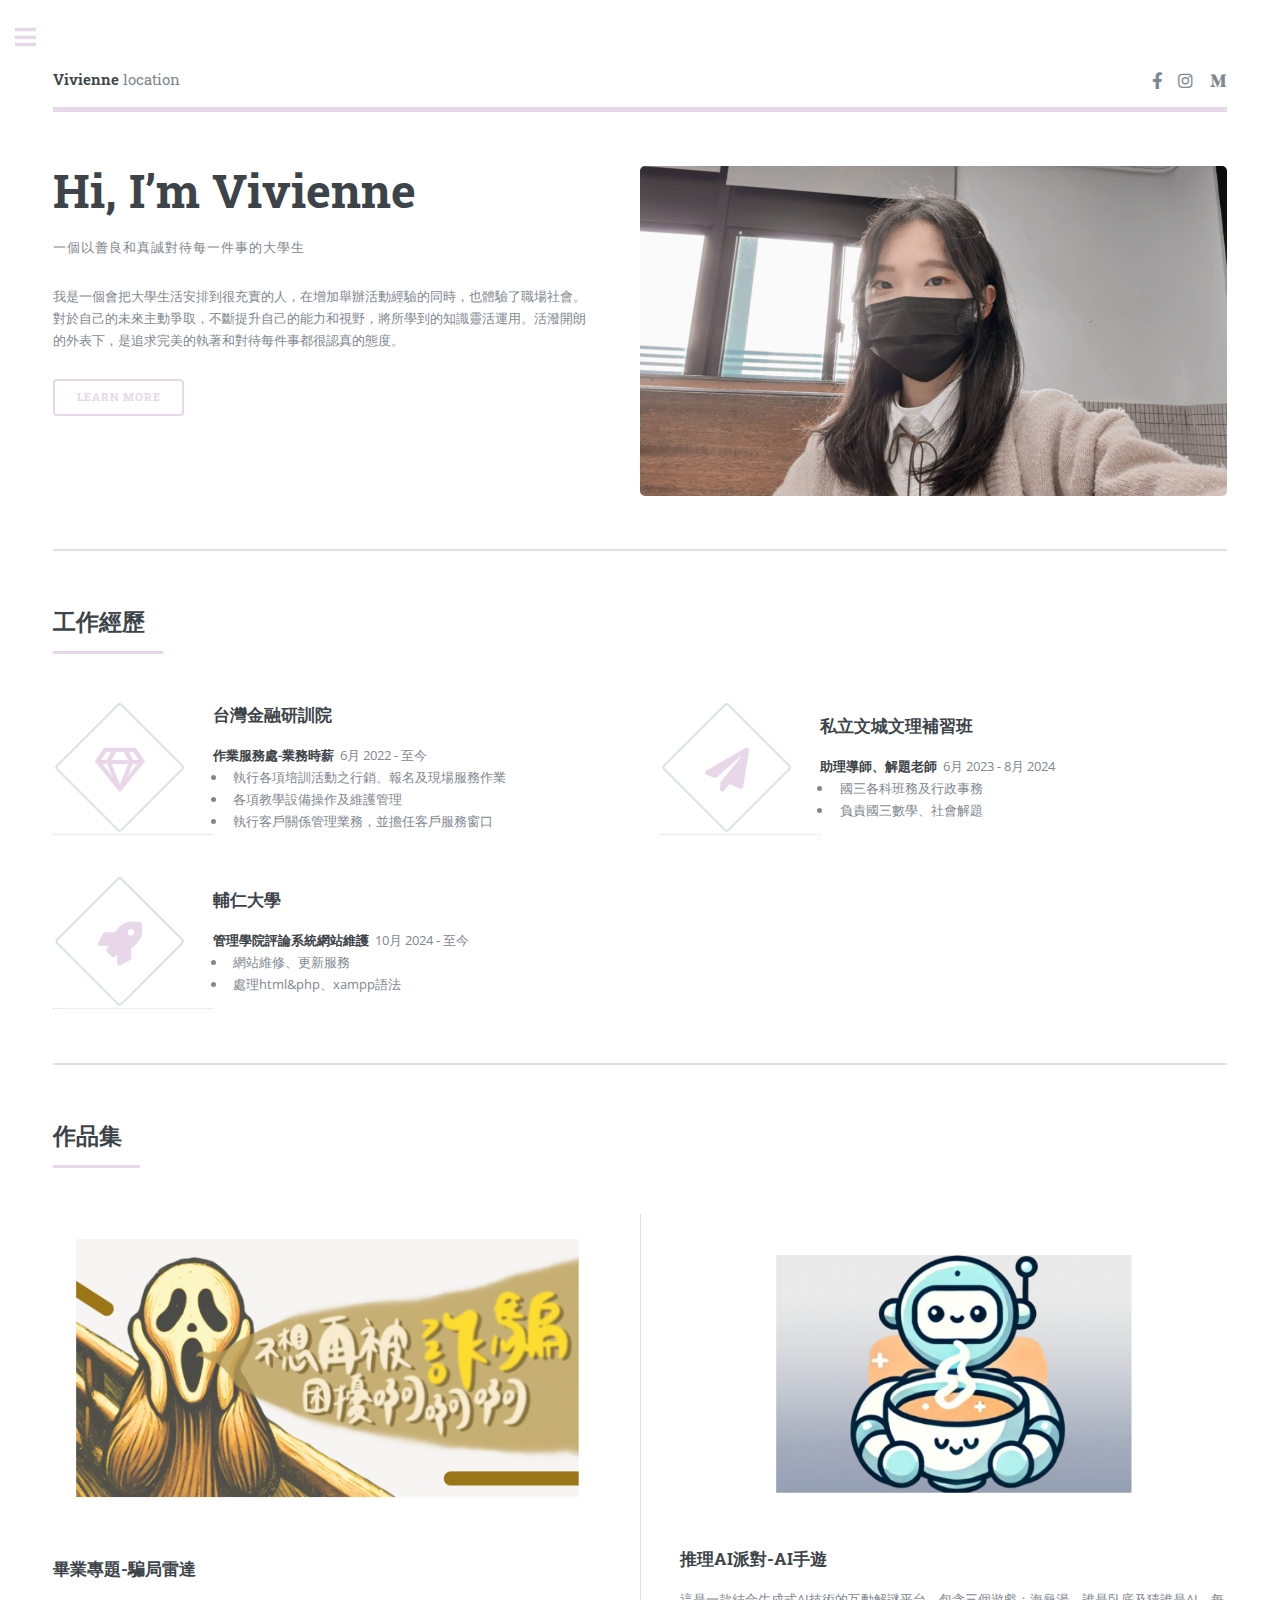
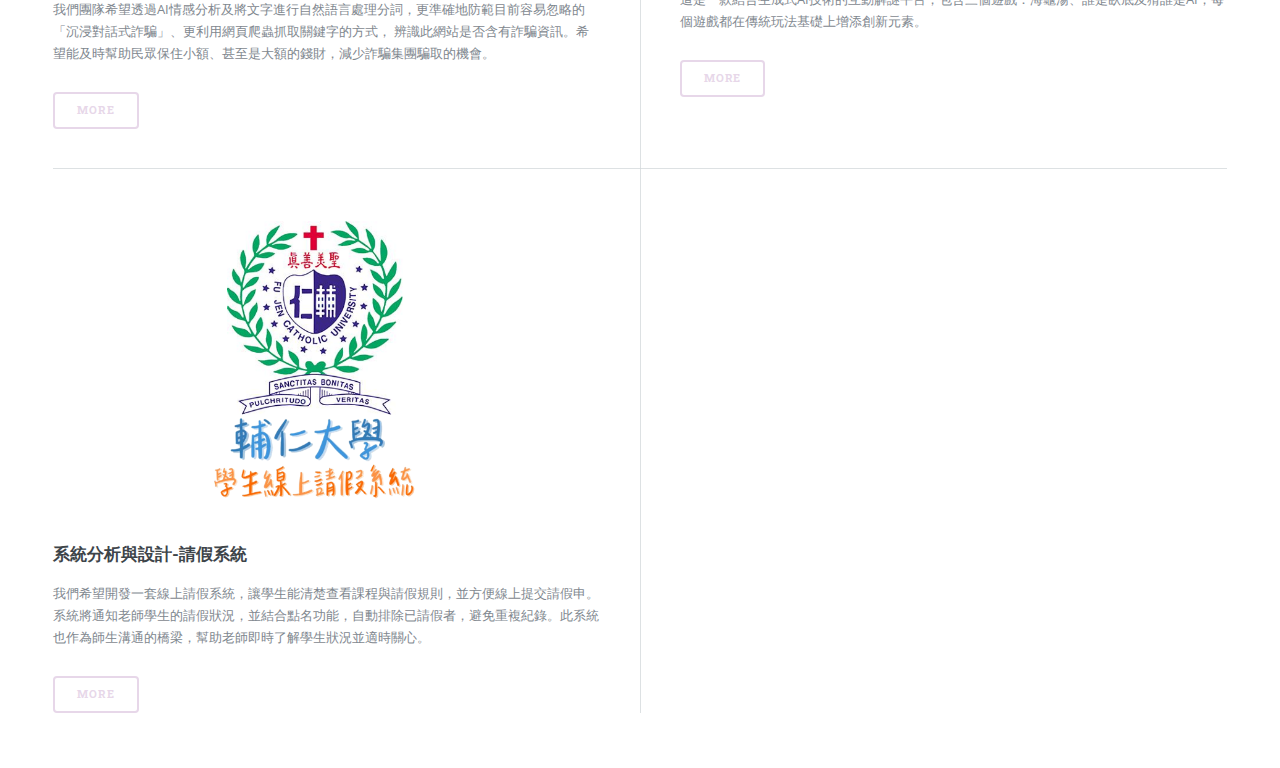
<file: index.html>
<!DOCTYPE HTML>
<!--
	Editorial by HTML5 UP
	html5up.net | @ajlkn
	Free for personal and commercial use under the CCA 3.0 license (html5up.net/license)
-->
<html>
	<head>
		<title>personal profile</title>
		<meta charset="utf-8" />
		<meta name="viewport" content="width=device-width, initial-scale=1, user-scalable=no" />
		<link rel="stylesheet" href="assets/css/main.css" />
	</head>
	<body class="is-preload">

		<!-- Wrapper -->
			<div id="wrapper">

				<!-- Main -->
					<div id="main">
						<div class="inner">

							<!-- Header -->
								<header id="header">
									<a href="index.html" class="logo"><strong>Vivienne</strong> location</a>
									<ul class="icons">
										<li><a href="#" class="icon brands fa-facebook-f"><span class="label">Facebook</span></a></li>
										<li><a href="https://www.instagram.com/vivienne_0115?igsh=cnpxMjdlMTdzbG9p" target="_blank" class="icon brands fa-instagram"><span class="label">Instagram</span></a></li>
										<li><a href="#" class="icon brands fa-medium-m"><span class="label">Medium</span></a></li>

									</ul>
								</header>

							<!-- Banner -->
								<section id="banner">
									<div class="content">
										<header>
											<h1>Hi, I’m Vivienne<br />
											</h1>
											<p>一個以善良和真誠對待每一件事的大學生</p>
										</header>
										<p>我是一個會把大學生活安排到很充實的人，在增加舉辦活動經驗的同時，也體驗了職場社會。對於自己的未來主動爭取，不斷提升自己的能力和視野，將所學到的知識靈活運用。活潑開朗的外表下，是追求完美的執著和對待每件事都很認真的態度。</p>
										<ul class="actions">
											<li><a href="./pages/Introduction.html" class="button big">Learn More</a></li>
										</ul>
									</div>
									<span class="image object">
										<img src="images/pic10.JPG" alt="" />
									</span>
								</section>

							<!-- Section -->
								<section>
									<header class="major">
										<h2>工作經歷</h2>
									</header>
									<div class="features">
										<article>
											<a href="https://www.tabf.org.tw/" target="_blank" ><span class="icon fa-gem" ></span></a>
											<div class="content">
												<h3>台灣金融研訓院</h3>
												<b>作業服務處-業務時薪</b>&nbsp;&nbsp;6月 2022 - 至今
												<ul>
													<li>執行各項培訓活動之行銷、報名及現場服務作業</li>
													<li>各項教學設備操作及維護管理</li>
													<li>執行客戶關係管理業務，並擔任客戶服務窗口</li>
												</ul>
											</div>
										</article>
										<article>
											<a href="https://wmch1969.com/%E6%96%87%E5%9F%8E%E5%88%86%E6%A0%A1/%E4%BF%A1%E7%BE%A9%E6%95%99%E5%AE%A4/" target="_blank" ><span class="icon solid fa-paper-plane"></span></a> 
											<div class="content">
												<h3>私立文城文理補習班</h3>
												<b>助理導師、解題老師</b>&nbsp;&nbsp;6月 2023 - 8月  2024
												<ul>
													<li>國三各科班務及行政事務</li>
													<li>負責國三數學、社會解題</li>
												</ul>
											</div>
										</article>
										<article>
											<a href="http://fjmr.fju.edu.tw/FJMR/home/home.php" target="_blank" >
												<span class="icon solid fa-rocket"></span>
											</a>
											<div class="content">
												<h3>輔仁大學</h3>
												<b>管理學院評論系統網站維護</b>&nbsp;&nbsp;10月 2024 - 至今
												<ul>
													<li>網站維修、更新服務</li>
													<li>處理html&php、xampp語法</li>
												</ul>
											</div>
										</article>
										<article>
											<!-- 版面格式好看先不刪除
											<span class="icon solid fa-signal"></span>
											<div class="content">
												<h3>Sed magna finibus</h3>
												<p>Aenean ornare velit lacus, ac varius enim lorem ullamcorper dolore. Proin aliquam facilisis ante interdum. Sed nulla amet lorem feugiat tempus aliquam.</p>
											</div> -->
										</article>
									</div>
								</section>

							<!-- Section -->
								<section>
									<header class="major">
										<h2>作品集</h2>
									</header>
									<div class="posts">
										<article>
											<a href="./pages/Portfolio/FD.html" class="image"><img src="images/pic01.jpg" alt="騙局雷達" /></a>
											<h3>畢業專題-騙局雷達</h3>
											<p>我們團隊希望透過AI情感分析及將文字進行自然語言處理分詞，更準確地防範目前容易忽略的「沉浸對話式詐騙」、更利用網頁爬蟲抓取關鍵字的方式，
												辨識此網站是否含有詐騙資訊。希望能及時幫助民眾保住小額、甚至是大額的錢財，減少詐騙集團騙取的機會。 </p>
											<ul class="actions">
												<li><a href="./pages/Portfolio/FD.html" class="button">More</a></li>
											</ul>
										</article>
										<article>
											<a href="./pages/Portfolio/Detective_Club.html" class="image"><img src="images/pic02.png" alt="" /></a>
											<h3>推理AI派對-AI手遊</h3>
											<p>這是一款結合生成式AI技術的互動解謎平台，包含三個遊戲：海龜湯、誰是臥底及猜誰是AI，每個遊戲都在傳統玩法基礎上增添創新元素。</p>
											<ul class="actions">
												<li><a href="./pages/Portfolio/Detective_Club.html" class="button">More</a></li>
											</ul>
										</article>
										<article>
											<a href="./pages/Portfolio/SA.html" class="image"><img src="images/pic03.png" alt="" /></a>
											<h3>系統分析與設計-請假系統</h3>
											<p>我們希望開發一套線上請假系統，讓學生能清楚查看課程與請假規則，並方便線上提交請假申。系統將通知老師學生的請假狀況，並結合點名功能，自動排除已請假者，避免重複紀錄。此系統也作為師生溝通的橋梁，幫助老師即時了解學生狀況並適時關心。</p>
											<ul class="actions">
												<li><a href="./pages/Portfolio/SA.html" class="button">More</a></li>
											</ul>
										</article>
										<article>
											<!--<a href="#" class="image"><img src="images/pic04.jpg" alt="" /></a>
											<h3>Sed etiam facilis</h3>
											<p>Aenean ornare velit lacus, ac varius enim lorem ullamcorper dolore. Proin aliquam facilisis ante interdum. Sed nulla amet lorem feugiat tempus aliquam.</p>
											<ul class="actions">
												<li><a href="#" class="button">More</a></li>
											</ul>-->
										</article>
										<!--<article>
											<a href="#" class="image"><img src="images/pic05.jpg" alt="" /></a>
											<h3>Feugiat lorem aenean</h3>
											<p>Aenean ornare velit lacus, ac varius enim lorem ullamcorper dolore. Proin aliquam facilisis ante interdum. Sed nulla amet lorem feugiat tempus aliquam.</p>
											<ul class="actions">
												<li><a href="#" class="button">More</a></li>
											</ul>
										</article>
										<article>
											<a href="#" class="image"><img src="images/pic06.jpg" alt="" /></a>
											<h3>Amet varius aliquam</h3>
											<p>Aenean ornare velit lacus, ac varius enim lorem ullamcorper dolore. Proin aliquam facilisis ante interdum. Sed nulla amet lorem feugiat tempus aliquam.</p>
											<ul class="actions">
												<li><a href="#" class="button">More</a></li>
											</ul>
										</article>-->
									</div>
								</section>

						</div>
					</div>

				<!-- Sidebar -->
					<div id="sidebar">
						<div class="inner">

							<!-- Search -->
								<section id="search" class="alt">
									<form method="post" action="#">
										<input type="text" name="query" id="query" placeholder="Search" />
									</form>
								</section>

							<!-- Menu -->
								<nav id="menu">
									<header class="major">
										<h2>Menu</h2>
									</header>
									 <div class="clover-container">
									<button class="clover-leaf" data-page="home.html" title="首頁">💚</button>
									<button class="clover-leaf" data-page="about.html" title="關於我">💚</button>
									<button class="clover-leaf" data-page="projects.html" title="作品集">💚</button>
									<button class="clover-leaf" data-page="contact.html" title="聯絡我">💚</button>
									</div>
									<ul>
										<li><a href="index.html">首頁</a></li>
										<li><a href="./pages/Introduction.html">自我介紹</a></li>
										<li>
											<span class="opener">活動經歷</span>
											<ul>
												<li><a href="./pages/Activity/Dep_society.html#dep_society">系學會</a></li>
												<li><a href="./pages/Activity/Dep_society.html#aiesec">AIESEC</a></li>
												<li><a href="./pages/Activity/Dep_society.html#others">社團活動</a></li>
											</ul>
										</li>
										<li>
											<span class="opener">作品集</span>
											<ul>
												<li><a href="./pages/Portfolio/FD.html"><b>畢業專題-騙局雷達</b></a></li>
												<li><a href="./pages/Portfolio/Detective_Club.html"><b>推理AI派對-AI手遊</b></a></li>
												<li><a href="./pages/Portfolio/SA.html"><b>系統分析與設計-請假系統</b></a></li>
											</ul>
										</li>
										
									</ul>
								</nav>

							<!-- Section -->
								<section>
									<header class="major">
										<h2>活動經歷</h2>
									</header>
									<div class="mini-posts">
										<article>
											<a href="./pages/Activity/Dep_society.html#dep_society" class="image"><img src="images/系學會封面.JPG" alt="" /></a>
											<p>系學會</p>
										</article>
										<article>
											<a href="./pages/Activity/Dep_society.html#aiesec" class="image"><img src="images/AIESEC封面.jpg" alt="" /></a>
											<p>AIESEC</p>
										</article>
										<article>
											<a href="./pages/Activity/Dep_society.html#others" class="image"><img src="images/撞球社封面.jpg" alt="" /></a>
											<p>社團活動-撞球社&烏克麗麗社</p>
										</article>
									</div>
									<ul class="actions">
										<li><a href="./pages/Activity/Dep_society.html" class="button">More</a></li>
									</ul>
								</section>

							<!-- Section -->
								<section>
									<header class="major">
										<h2>聯絡方式</h2>
									</header>
									<p>很很感謝您願意花費寶貴時間瀏覽我的網站，旨在讓您更全面地了解我的背景、專業技能與經歷。作為大學新鮮人，雖然經驗尚淺，但我對未來充滿熱情與學習的動力，誠摯期待有機會與您面對面交流。</p>
									<ul class="contact">
										<li class="icon solid fa-envelope"><a href="#">vivienne.9931@gmail.com</a></li>
										<li class="icon solid fa-phone">0965-323-391</li>
										<li class="icon solid fa-home">(100)台北市中正區泰安街2-1號2樓</li>
									</ul>
								</section>

							<!-- Footer -->
								<footer id="footer">
									<p class="copyright">&copy;由徐子崴，本人借助模板進行優化，以參與此次輔仁大學數位履歷活動。</p>
								</footer>

						</div>
					</div>

			</div>

		<!-- Scripts -->
			<script src="assets/js/jquery.min.js"></script>
			<script src="assets/js/browser.min.js"></script>
			<script src="assets/js/breakpoints.min.js"></script>
			<script src="assets/js/util.js"></script>
			<script src="assets/js/main.js"></script>

	</body>
</html>
</file>
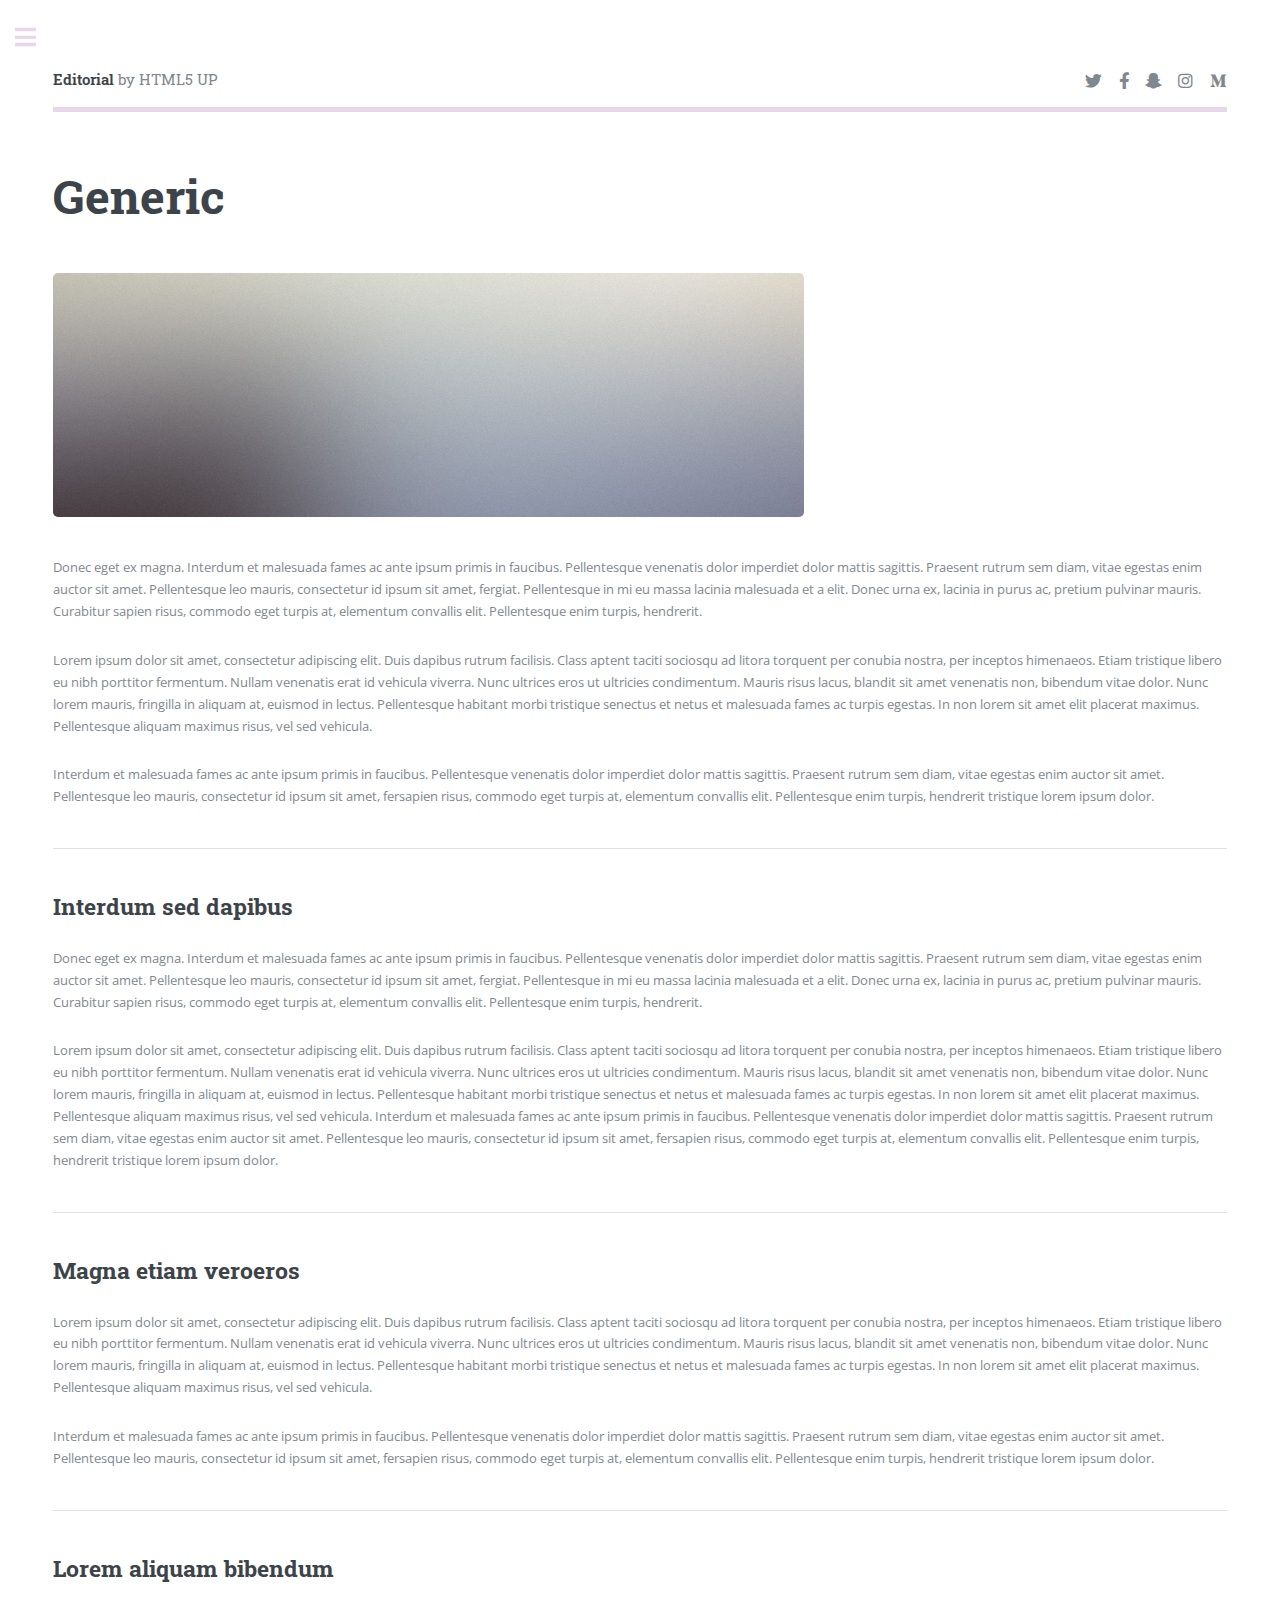
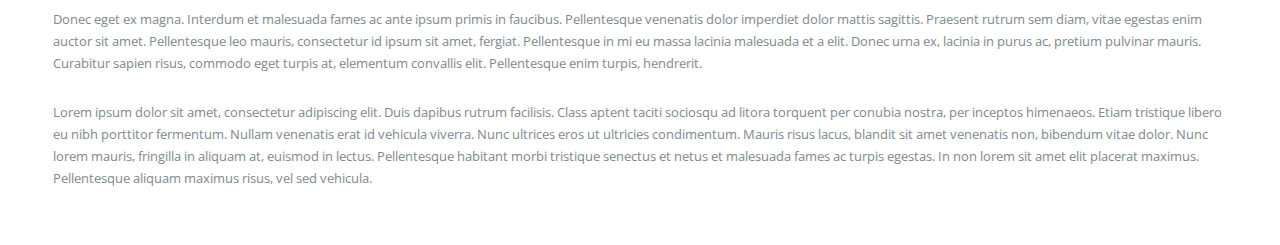
<file: generic.html>
<!DOCTYPE HTML>
<!--
	Editorial by HTML5 UP
	html5up.net | @ajlkn
	Free for personal and commercial use under the CCA 3.0 license (html5up.net/license)
-->
<html>
	<head>
		<title>Generic - Editorial by HTML5 UP</title>
		<meta charset="utf-8" />
		<meta name="viewport" content="width=device-width, initial-scale=1, user-scalable=no" />
		<link rel="stylesheet" href="assets/css/main.css" />
	</head>
	<body class="is-preload">

		<!-- Wrapper -->
			<div id="wrapper">

				<!-- Main -->
					<div id="main">
						<div class="inner">

							<!-- Header -->
								<header id="header">
									<a href="index.html" class="logo"><strong>Editorial</strong> by HTML5 UP</a>
									<ul class="icons">
										<li><a href="#" class="icon brands fa-twitter"><span class="label">Twitter</span></a></li>
										<li><a href="#" class="icon brands fa-facebook-f"><span class="label">Facebook</span></a></li>
										<li><a href="#" class="icon brands fa-snapchat-ghost"><span class="label">Snapchat</span></a></li>
										<li><a href="#" class="icon brands fa-instagram"><span class="label">Instagram</span></a></li>
										<li><a href="#" class="icon brands fa-medium-m"><span class="label">Medium</span></a></li>
									</ul>
								</header>

							<!-- Content -->
								<section>
									<header class="main">
										<h1>Generic</h1>
									</header>

									<span class="image main"><img src="images/pic11.jpg" alt="" /></span>

									<p>Donec eget ex magna. Interdum et malesuada fames ac ante ipsum primis in faucibus. Pellentesque venenatis dolor imperdiet dolor mattis sagittis. Praesent rutrum sem diam, vitae egestas enim auctor sit amet. Pellentesque leo mauris, consectetur id ipsum sit amet, fergiat. Pellentesque in mi eu massa lacinia malesuada et a elit. Donec urna ex, lacinia in purus ac, pretium pulvinar mauris. Curabitur sapien risus, commodo eget turpis at, elementum convallis elit. Pellentesque enim turpis, hendrerit.</p>
									<p>Lorem ipsum dolor sit amet, consectetur adipiscing elit. Duis dapibus rutrum facilisis. Class aptent taciti sociosqu ad litora torquent per conubia nostra, per inceptos himenaeos. Etiam tristique libero eu nibh porttitor fermentum. Nullam venenatis erat id vehicula viverra. Nunc ultrices eros ut ultricies condimentum. Mauris risus lacus, blandit sit amet venenatis non, bibendum vitae dolor. Nunc lorem mauris, fringilla in aliquam at, euismod in lectus. Pellentesque habitant morbi tristique senectus et netus et malesuada fames ac turpis egestas. In non lorem sit amet elit placerat maximus. Pellentesque aliquam maximus risus, vel sed vehicula.</p>
									<p>Interdum et malesuada fames ac ante ipsum primis in faucibus. Pellentesque venenatis dolor imperdiet dolor mattis sagittis. Praesent rutrum sem diam, vitae egestas enim auctor sit amet. Pellentesque leo mauris, consectetur id ipsum sit amet, fersapien risus, commodo eget turpis at, elementum convallis elit. Pellentesque enim turpis, hendrerit tristique lorem ipsum dolor.</p>

									<hr class="major" />

									<h2>Interdum sed dapibus</h2>
									<p>Donec eget ex magna. Interdum et malesuada fames ac ante ipsum primis in faucibus. Pellentesque venenatis dolor imperdiet dolor mattis sagittis. Praesent rutrum sem diam, vitae egestas enim auctor sit amet. Pellentesque leo mauris, consectetur id ipsum sit amet, fergiat. Pellentesque in mi eu massa lacinia malesuada et a elit. Donec urna ex, lacinia in purus ac, pretium pulvinar mauris. Curabitur sapien risus, commodo eget turpis at, elementum convallis elit. Pellentesque enim turpis, hendrerit.</p>
									<p>Lorem ipsum dolor sit amet, consectetur adipiscing elit. Duis dapibus rutrum facilisis. Class aptent taciti sociosqu ad litora torquent per conubia nostra, per inceptos himenaeos. Etiam tristique libero eu nibh porttitor fermentum. Nullam venenatis erat id vehicula viverra. Nunc ultrices eros ut ultricies condimentum. Mauris risus lacus, blandit sit amet venenatis non, bibendum vitae dolor. Nunc lorem mauris, fringilla in aliquam at, euismod in lectus. Pellentesque habitant morbi tristique senectus et netus et malesuada fames ac turpis egestas. In non lorem sit amet elit placerat maximus. Pellentesque aliquam maximus risus, vel sed vehicula. Interdum et malesuada fames ac ante ipsum primis in faucibus. Pellentesque venenatis dolor imperdiet dolor mattis sagittis. Praesent rutrum sem diam, vitae egestas enim auctor sit amet. Pellentesque leo mauris, consectetur id ipsum sit amet, fersapien risus, commodo eget turpis at, elementum convallis elit. Pellentesque enim turpis, hendrerit tristique lorem ipsum dolor.</p>

									<hr class="major" />

									<h2>Magna etiam veroeros</h2>
									<p>Lorem ipsum dolor sit amet, consectetur adipiscing elit. Duis dapibus rutrum facilisis. Class aptent taciti sociosqu ad litora torquent per conubia nostra, per inceptos himenaeos. Etiam tristique libero eu nibh porttitor fermentum. Nullam venenatis erat id vehicula viverra. Nunc ultrices eros ut ultricies condimentum. Mauris risus lacus, blandit sit amet venenatis non, bibendum vitae dolor. Nunc lorem mauris, fringilla in aliquam at, euismod in lectus. Pellentesque habitant morbi tristique senectus et netus et malesuada fames ac turpis egestas. In non lorem sit amet elit placerat maximus. Pellentesque aliquam maximus risus, vel sed vehicula.</p>
									<p>Interdum et malesuada fames ac ante ipsum primis in faucibus. Pellentesque venenatis dolor imperdiet dolor mattis sagittis. Praesent rutrum sem diam, vitae egestas enim auctor sit amet. Pellentesque leo mauris, consectetur id ipsum sit amet, fersapien risus, commodo eget turpis at, elementum convallis elit. Pellentesque enim turpis, hendrerit tristique lorem ipsum dolor.</p>

									<hr class="major" />

									<h2>Lorem aliquam bibendum</h2>
									<p>Donec eget ex magna. Interdum et malesuada fames ac ante ipsum primis in faucibus. Pellentesque venenatis dolor imperdiet dolor mattis sagittis. Praesent rutrum sem diam, vitae egestas enim auctor sit amet. Pellentesque leo mauris, consectetur id ipsum sit amet, fergiat. Pellentesque in mi eu massa lacinia malesuada et a elit. Donec urna ex, lacinia in purus ac, pretium pulvinar mauris. Curabitur sapien risus, commodo eget turpis at, elementum convallis elit. Pellentesque enim turpis, hendrerit.</p>
									<p>Lorem ipsum dolor sit amet, consectetur adipiscing elit. Duis dapibus rutrum facilisis. Class aptent taciti sociosqu ad litora torquent per conubia nostra, per inceptos himenaeos. Etiam tristique libero eu nibh porttitor fermentum. Nullam venenatis erat id vehicula viverra. Nunc ultrices eros ut ultricies condimentum. Mauris risus lacus, blandit sit amet venenatis non, bibendum vitae dolor. Nunc lorem mauris, fringilla in aliquam at, euismod in lectus. Pellentesque habitant morbi tristique senectus et netus et malesuada fames ac turpis egestas. In non lorem sit amet elit placerat maximus. Pellentesque aliquam maximus risus, vel sed vehicula.</p>

								</section>

						</div>
					</div>

				<!-- Sidebar -->
					<div id="sidebar">
						<div class="inner">

							<!-- Search -->
								<section id="search" class="alt">
									<form method="post" action="#">
										<input type="text" name="query" id="query" placeholder="Search" />
									</form>
								</section>

							<!-- Menu -->
								<nav id="menu">
									<header class="major">
										<h2>Menu</h2>
									</header>
									<ul>
										<li><a href="index.html">Homepage</a></li>
										<li><a href="generic.html">Generic</a></li>
										<li><a href="elements.html">Elements</a></li>
										<li>
											<span class="opener">Submenu</span>
											<ul>
												<li><a href="#">Lorem Dolor</a></li>
												<li><a href="#">Ipsum Adipiscing</a></li>
												<li><a href="#">Tempus Magna</a></li>
												<li><a href="#">Feugiat Veroeros</a></li>
											</ul>
										</li>
										<li><a href="#">Etiam Dolore</a></li>
										<li><a href="#">Adipiscing</a></li>
										<li>
											<span class="opener">Another Submenu</span>
											<ul>
												<li><a href="#">Lorem Dolor</a></li>
												<li><a href="#">Ipsum Adipiscing</a></li>
												<li><a href="#">Tempus Magna</a></li>
												<li><a href="#">Feugiat Veroeros</a></li>
											</ul>
										</li>
										<li><a href="#">Maximus Erat</a></li>
										<li><a href="#">Sapien Mauris</a></li>
										<li><a href="#">Amet Lacinia</a></li>
									</ul>
								</nav>

							<!-- Section -->
								<section>
									<header class="major">
										<h2>Ante interdum</h2>
									</header>
									<div class="mini-posts">
										<article>
											<a href="#" class="image"><img src="images/pic07.jpg" alt="" /></a>
											<p>Aenean ornare velit lacus, ac varius enim lorem ullamcorper dolore aliquam.</p>
										</article>
										<article>
											<a href="#" class="image"><img src="images/pic08.jpg" alt="" /></a>
											<p>Aenean ornare velit lacus, ac varius enim lorem ullamcorper dolore aliquam.</p>
										</article>
										<article>
											<a href="#" class="image"><img src="images/pic09.jpg" alt="" /></a>
											<p>Aenean ornare velit lacus, ac varius enim lorem ullamcorper dolore aliquam.</p>
										</article>
									</div>
									<ul class="actions">
										<li><a href="#" class="button">More</a></li>
									</ul>
								</section>

							<!-- Section -->
								<section>
									<header class="major">
										<h2>Get in touch</h2>
									</header>
									<p>Sed varius enim lorem ullamcorper dolore aliquam aenean ornare velit lacus, ac varius enim lorem ullamcorper dolore. Proin sed aliquam facilisis ante interdum. Sed nulla amet lorem feugiat tempus aliquam.</p>
									<ul class="contact">
										<li class="icon solid fa-envelope"><a href="#">information@untitled.tld</a></li>
										<li class="icon solid fa-phone">(000) 000-0000</li>
										<li class="icon solid fa-home">1234 Somewhere Road #8254<br />
										Nashville, TN 00000-0000</li>
									</ul>
								</section>

							<!-- Footer -->
								<footer id="footer">
									<p class="copyright">&copy; Untitled. All rights reserved. Demo Images: <a href="https://unsplash.com">Unsplash</a>. Design: <a href="https://html5up.net">HTML5 UP</a>.</p>
								</footer>

						</div>
					</div>

			</div>

		<!-- Scripts -->
			<script src="assets/js/jquery.min.js"></script>
			<script src="assets/js/browser.min.js"></script>
			<script src="assets/js/breakpoints.min.js"></script>
			<script src="assets/js/util.js"></script>
			<script src="assets/js/main.js"></script>

	</body>
</html>
</file>
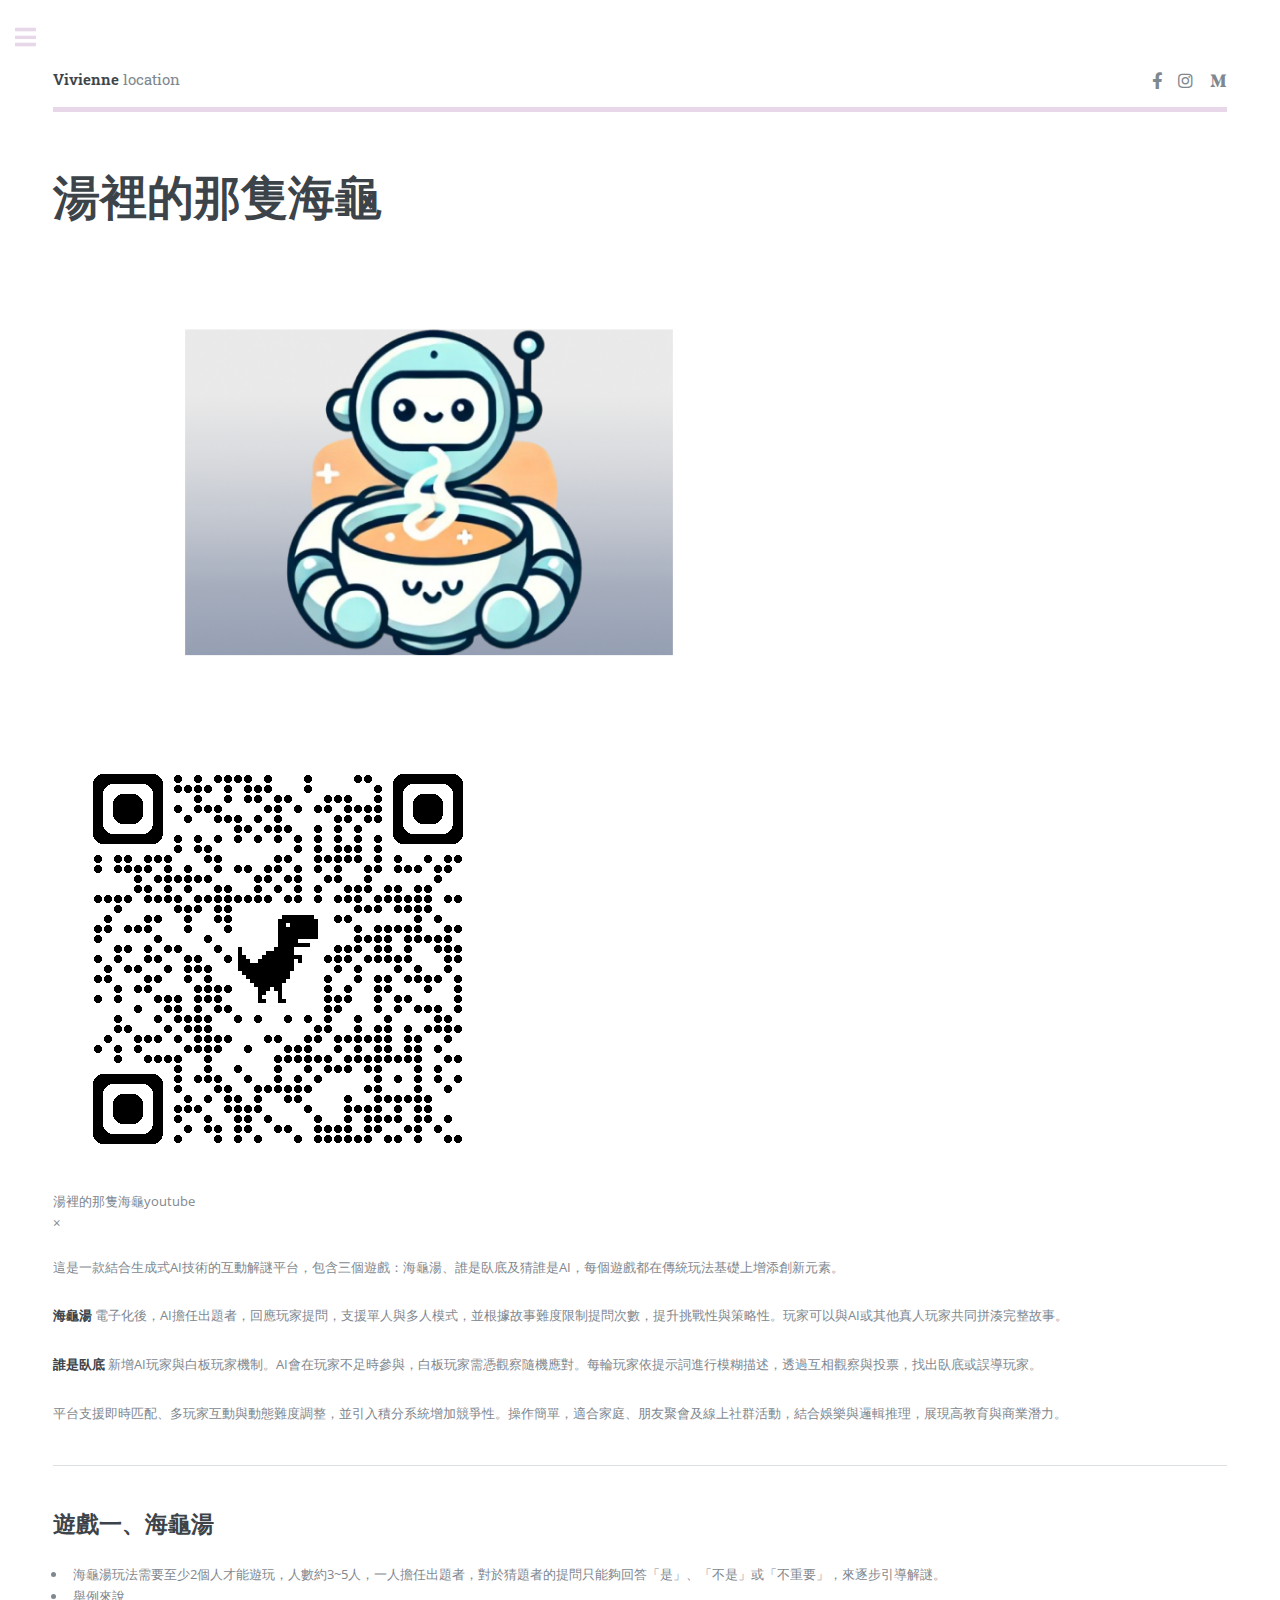
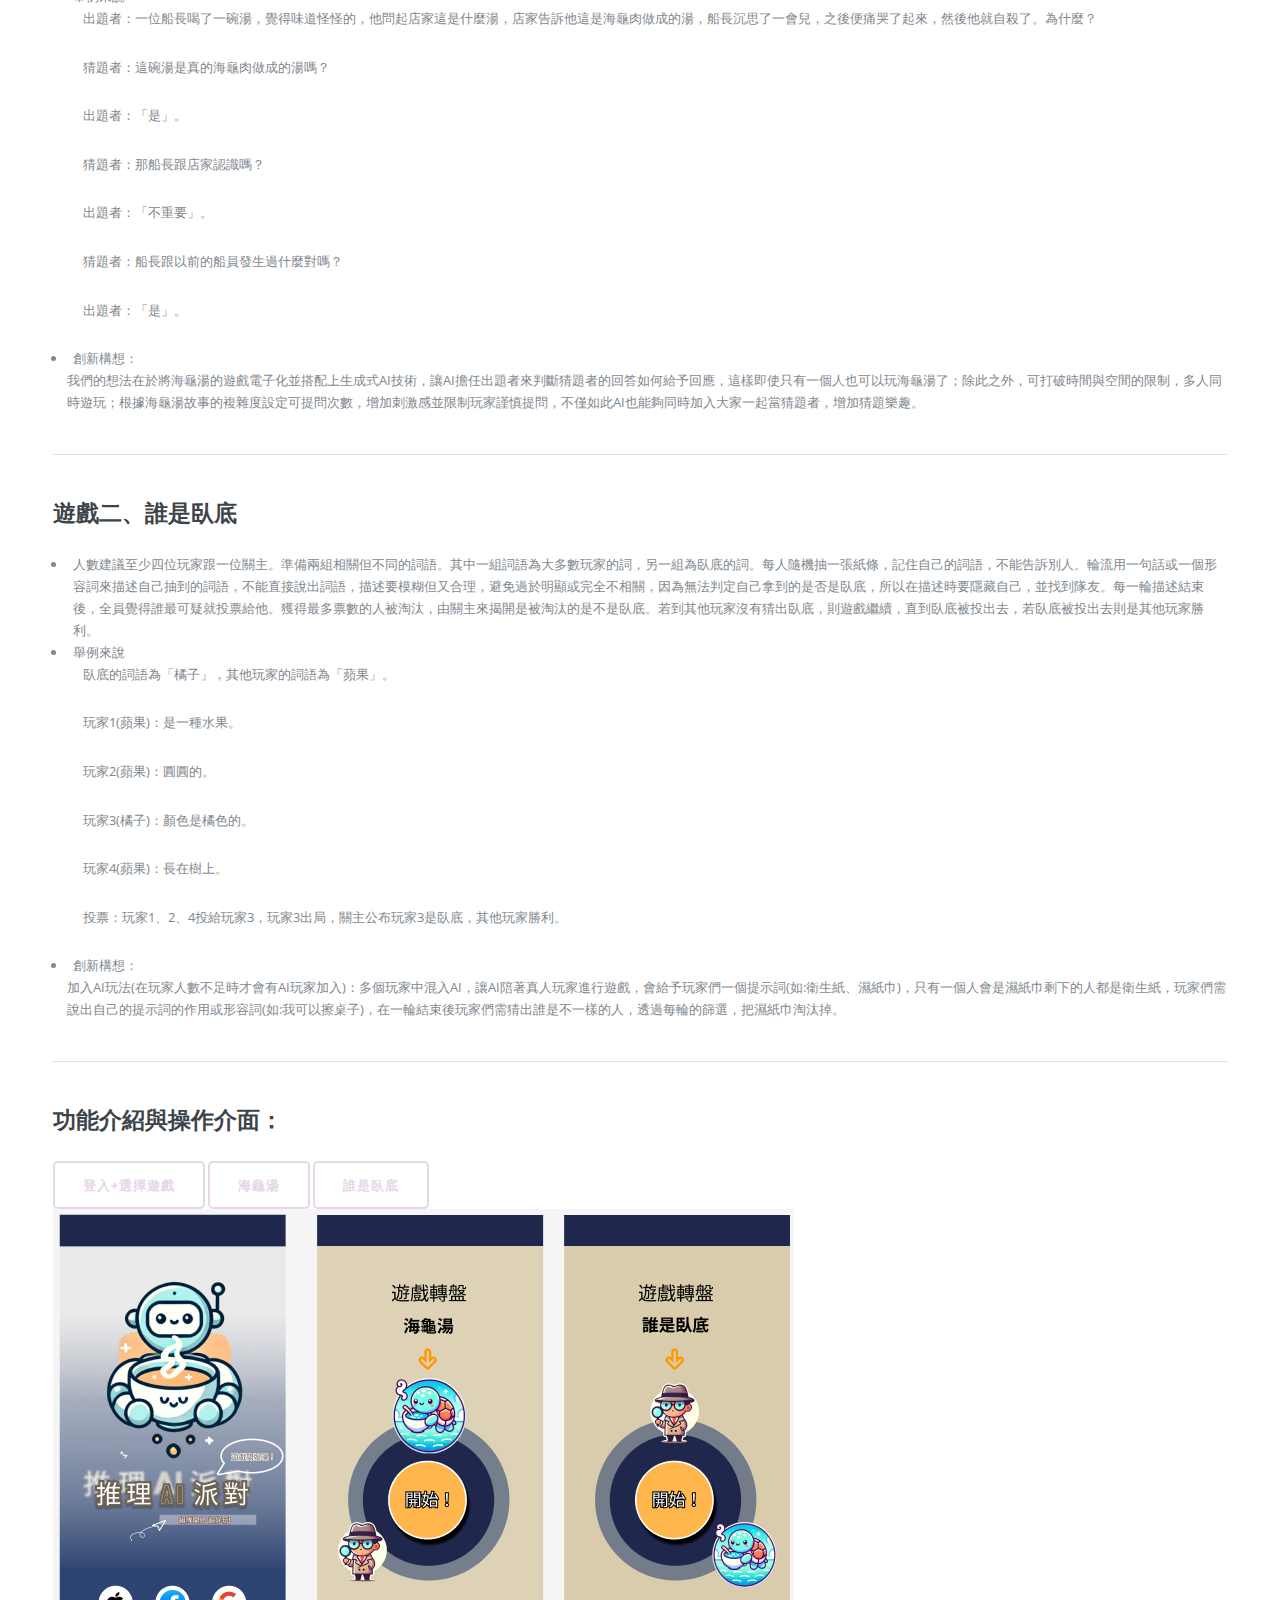
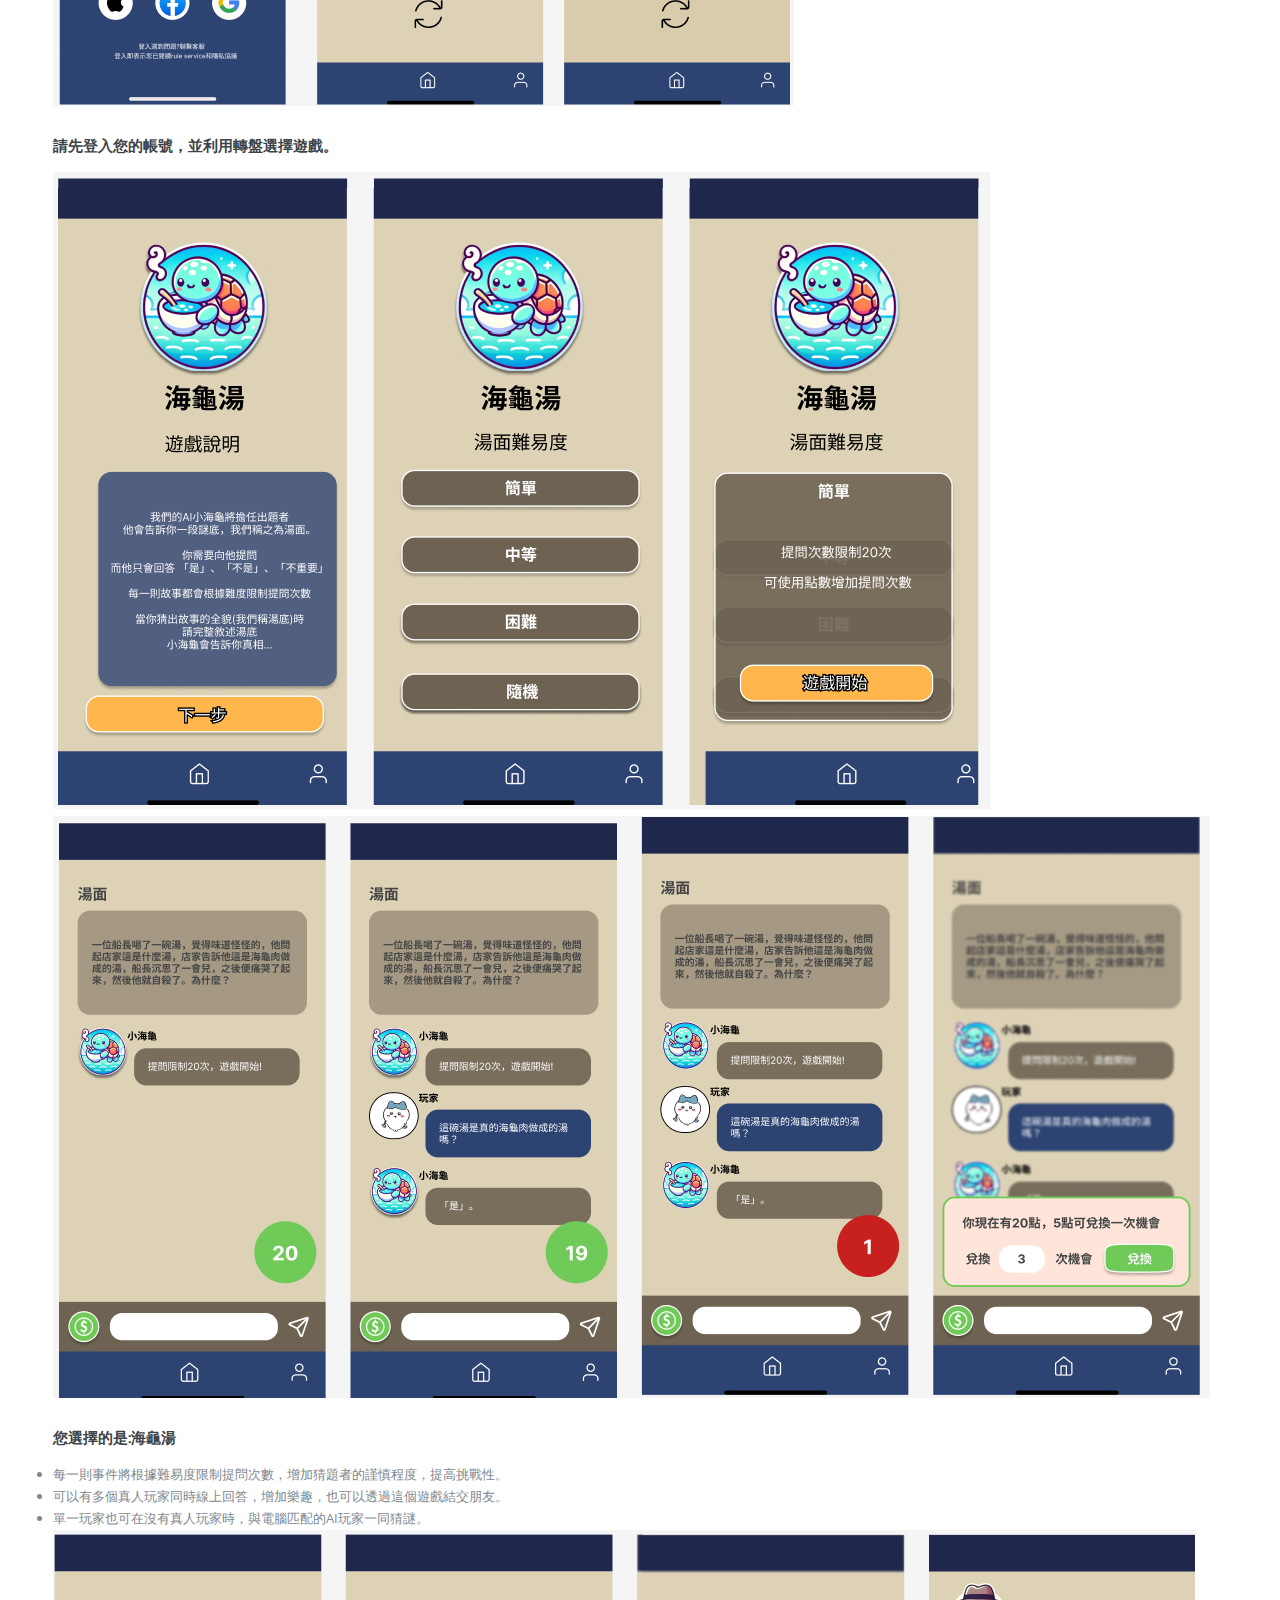
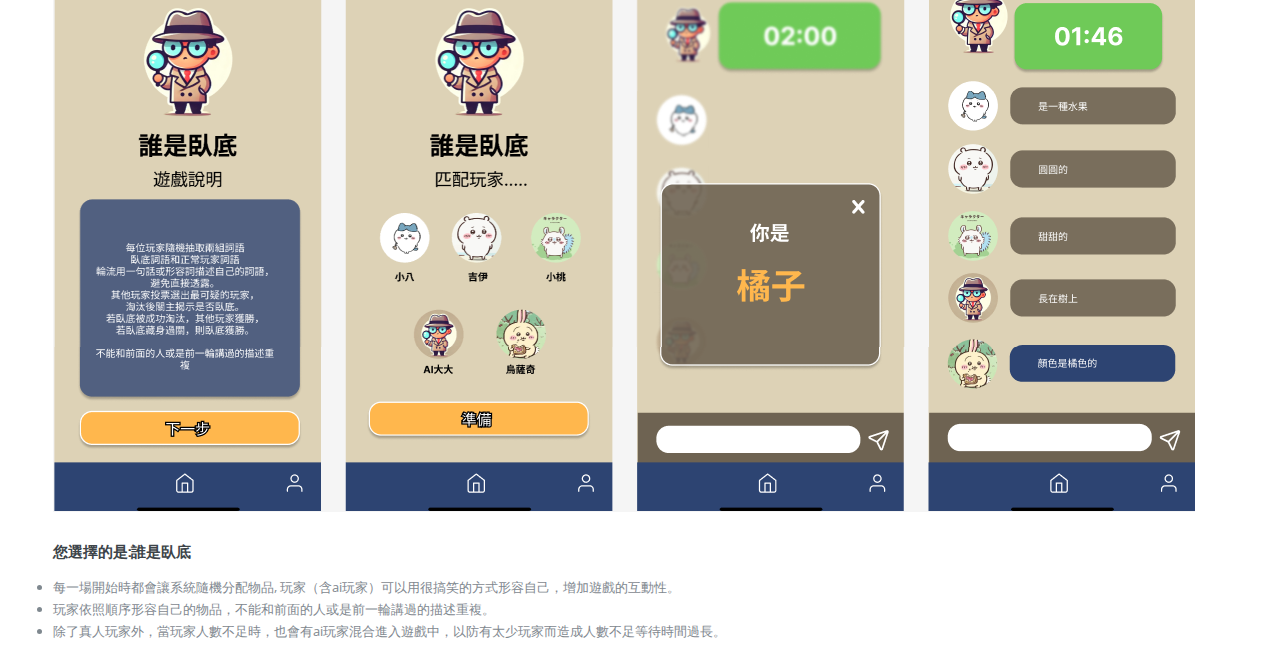
<file: pages/Portfolio/Detective_Club.html>
<!DOCTYPE HTML>
<!--
	Editorial by HTML5 UP
	html5up.net | @ajlkn
	Free for personal and commercial use under the CCA 3.0 license (html5up.net/license)
-->
<html>
	<head>
		<title>湯裡的那隻海龜</title>
		<meta charset="utf-8" />
		<meta name="viewport" content="width=device-width, initial-scale=1, user-scalable=no" />
		<link rel="stylesheet" href="../../assets/css/main.css" />
	</head>
	<body class="is-preload">

		<!-- Wrapper -->
			<div id="wrapper">

				<!-- Main -->
					<div id="main">
						<div class="inner">

							<!-- Header -->
								<header id="header">
									<a href="../../index.html" class="logo"><strong>Vivienne</strong> location</a>
									<ul class="icons">
										<li><a href="#" class="icon brands fa-facebook-f"><span class="label">Facebook</span></a></li>
										<li><a href="https://www.instagram.com/vivienne_0115?igsh=cnpxMjdlMTdzbG9p" target="_blank" class="icon brands fa-instagram"><span class="label">Instagram</span></a></li>
										<li><a href="#" class="icon brands fa-medium-m"><span class="label">Medium</span></a></li>

									</ul>
								</header>

							<!-- Content -->
								<section>
									<header class="main">
										<h1>湯裡的那隻海龜</h1>
									</header>
									<div class="image-row">
										<span class="image main"><img src="../../images/pic02.png" alt="湯裡的那隻海龜" onclick="openModal('../../images/ai海報.png')" /></span>
										<figure>
											<span class="image second"><img src="../../images/The AI Detective Club.png" alt="湯裡的那隻海龜youtube"onclick="openModal('../../images/The AI Detective Club.png')" /></span>
											<figcaption>湯裡的那隻海龜youtube</figcaption>
										</figure>   
									</div>
									<!-- Modal HTML -->
                                    <div id="imgModal" class="modal">
                                    <span class="close" onclick="closeModal()">&times;</span>
                                    <img class="modal-content" id="modalImg">
                                    </div>

                                    <script>
                                    function openModal(src) {
                                        const modal = document.getElementById("imgModal");
                                        const modalImg = document.getElementById("modalImg");
                                        modal.style.display = "block";
                                        modalImg.src = src;
                                    }

                                    function closeModal() {
                                        document.getElementById("imgModal").style.display = "none";
                                    }

                                    // 點擊背景關閉 modal
                                    window.onclick = function(event) {
                                        const modal = document.getElementById("imgModal");
                                        if (event.target === modal) {
                                        modal.style.display = "none";
                                        }
                                    }
                                    </script>

									<br>
									<p>這是一款結合生成式AI技術的互動解謎平台，包含三個遊戲：海龜湯、誰是臥底及猜誰是AI，每個遊戲都在傳統玩法基礎上增添創新元素。 </p>
									<p><b>海龜湯</b>&nbsp;電子化後，AI擔任出題者，回應玩家提問，支援單人與多人模式，並根據故事難度限制提問次數，提升挑戰性與策略性。玩家可以與AI或其他真人玩家共同拼湊完整故事。</p>
									<p><b>誰是臥底</b>&nbsp;新增AI玩家與白板玩家機制。AI會在玩家不足時參與，白板玩家需憑觀察隨機應對。每輪玩家依提示詞進行模糊描述，透過互相觀察與投票，找出臥底或誤導玩家。</p>
                                    <p>平台支援即時匹配、多玩家互動與動態難度調整，並引入積分系統增加競爭性。操作簡單，適合家庭、朋友聚會及線上社群活動，結合娛樂與邏輯推理，展現高教育與商業潛力。</p>

									<hr class="major" />

									<h2>遊戲一、海龜湯</h2>
									<ul>
										<li>海龜湯玩法需要至少2個人才能遊玩，人數約3~5人，一人擔任出題者，對於猜題者的提問只能夠回答「是」、「不是」或「不重要」，來逐步引導解謎。 </li>
										<li>舉例來說</li>
                                            <ol>出題者：一位船長喝了一碗湯，覺得味道怪怪的，他問起店家這是什麼湯，店家告訴他這是海龜肉做成的湯，船長沉思了一會兒，之後便痛哭了起來，然後他就自殺了。為什麼？</ol>
                                            <ol>猜題者：這碗湯是真的海龜肉做成的湯嗎？</ol>
                                            <ol>出題者：「是」。</ol>
                                            <ol>猜題者：那船長跟店家認識嗎？</ol>
                                            <ol>出題者：「不重要」。</ol>
                                            <ol>猜題者：船長跟以前的船員發生過什麼對嗎？</ol>
                                            <ol>出題者：「是」。 </ol>
                                        <li>創新構想：</li>
                                        <p>我們的想法在於將海龜湯的遊戲電子化並搭配上生成式AI技術，讓AI擔任出題者來判斷猜題者的回答如何給予回應，這樣即使只有一個人也可以玩海龜湯了；除此之外，可打破時間與空間的限制，多人同時遊玩；根據海龜湯故事的複雜度設定可提問次數，增加刺激感並限制玩家謹慎提問，不僅如此AI也能夠同時加入大家一起當猜題者，增加猜題樂趣。</p>
									</ul>
									<hr class="major" />

									<h2>遊戲二、誰是臥底</h2>
									<ul>
										<li>人數建議至少四位玩家跟一位關主。準備兩組相關但不同的詞語。其中一組詞語為大多數玩家的詞，另一組為臥底的詞。每人隨機抽一張紙條，記住自己的詞語，不能告訴別人。輪流用一句話或一個形容詞來描述自己抽到的詞語，不能直接說出詞語，描述要模糊但又合理，避免過於明顯或完全不相關，因為無法判定自己拿到的是否是臥底，所以在描述時要隱藏自己，並找到隊友。每一輪描述結束後，全員覺得誰最可疑就投票給他。獲得最多票數的人被淘汰，由關主來揭開是被淘汰的是不是臥底。若到其他玩家沒有猜出臥底，則遊戲繼續，直到臥底被投出去，若臥底被投出去則是其他玩家勝利。</li>
										<li>舉例來說</li>
                                            <ol>臥底的詞語為「橘子」，其他玩家的詞語為「蘋果」。</ol>
                                            <ol>玩家1(蘋果)：是一種水果。</ol>
                                            <ol>玩家2(蘋果)：圓圓的。</ol>
                                            <ol>玩家3(橘子)：顏色是橘色的。</ol>
                                            <ol>玩家4(蘋果)：長在樹上。</ol>
                                            <ol>投票：玩家1、2、4投給玩家3，玩家3出局，關主公布玩家3是臥底，其他玩家勝利。</ol>
                                        <li>創新構想：</li>
										<p>加入AI玩法(在玩家人數不足時才會有AI玩家加入)：多個玩家中混入AI，讓AI陪著真人玩家進行遊戲，會給予玩家們一個提示詞(如:衛生紙、濕紙巾)，只有一個人會是濕紙巾剩下的人都是衛生紙，玩家們需說出自己的提示詞的作用或形容詞(如:我可以擦桌子)，在一輪結束後玩家們需猜出誰是不一樣的人，透過每輪的篩選，把濕紙巾淘汰掉。</p>
									</ul>
									
									<hr class="major" />

									<h2>功能介紹與操作介面：</h2>
									


                                    <div class="tabs">
                                        <button class="button large" onclick="showTab(0)">登入+選擇遊戲</button>
                                        <button class="button large" onclick="showTab(1)">海龜湯</button>
                                        <button class="button large" onclick="showTab(2)">誰是臥底</button>
                                    </div>

                                <div class="tab-content">
                                    <img src="../../images/The AI_01.png" alt="登入畫面"><br><br>
                                    <h4>請先登入您的帳號，並利用轉盤選擇遊戲。</h4>
                                </div>
                                <div class="tab-content">
                                    <img src="../../images/The AI_02.png" alt="功能選單">
                                    <img src="../../images/The AI_03.png" alt="功能選單"><br><br>
                                    <h4>您選擇的是:海龜湯</h4>
                                        <li>每一則事件將根據難易度限制提問次數，增加猜題者的謹慎程度，提高挑戰性。</li>
                                        <li>可以有多個真人玩家同時線上回答，增加樂趣，也可以透過這個遊戲結交朋友。</li>
                                        <li>單一玩家也可在沒有真人玩家時，與電腦匹配的AI玩家一同猜謎。</li>
                                    

                                </div>
                                <div class="tab-content">
                                    <img src="../../images/The AI_04.png" alt="完成頁面"><br><br>
                                     <h4>您選擇的是:誰是臥底</h4>
                                        <li>每一場開始時都會讓系統隨機分配物品, 玩家（含ai玩家）可以用很搞笑的方式形容自己，增加遊戲的互動性。</li>
                                        <li>玩家依照順序形容自己的物品，不能和前面的人或是前一輪講過的描述重複。</li>
                                        <li>除了真人玩家外，當玩家人數不足時，也會有ai玩家混合進入遊戲中，以防有太少玩家而造成人數不足等待時間過長。</li>
                                </div>

                                <script>
                                    
                                </script>


								</section>

						</div>
					</div>

				<!-- Sidebar -->
					<!-- Sidebar -->
					<div id="sidebar">
						<div class="inner">

							<!-- Search -->
								<section id="search" class="alt">
									<form method="post" action="#">
										<input type="text" name="query" id="query" placeholder="Search" />
									</form>
								</section>

							<!-- Menu -->
								<nav id="menu">
									<header class="major">
										<h2>Menu</h2>
									</header>
									 <div class="clover-container">
									<button class="clover-leaf" data-page="home.html" title="首頁">💚</button>
									<button class="clover-leaf" data-page="about.html" title="關於我">💚</button>
									<button class="clover-leaf" data-page="projects.html" title="作品集">💚</button>
									<button class="clover-leaf" data-page="contact.html" title="聯絡我">💚</button>
									</div>
									<ul>
										<li><a href="../../index.html">首頁</a></li>
										<li><a href="../Introduction.html">自我介紹</a></li>
										<li>
											<span class="opener">活動經歷</span>
											<ul>
												<li><a href="../Activity/Dep_society.html#dep_society">系學會</a></li>
												<li><a href="../Activity/Dep_society.html#aiesec">AIESEC</a></li>
												<li><a href="../Activity/Dep_society.html#others">社團活動</a></li>
											</ul>
										</li>
										
										<li>
											<span class="opener">作品集</span>
											<ul>
												<li><a href="../Portfolio/FD.html"><b>畢業專題-騙局雷達</b></a></li>
												<li><a href="../Portfolio/Detective_Club.html"><b>推理AI派對-AI手遊</b></a></li>
												<li><a href="../Portfolio/SA.html"><b>系統分析與設計-請假系統</b></a></li>
											</ul>
										</li>
										
									</ul>
								</nav>

							<!-- Section -->
								<section>
									<header class="major">
										<h2>活動經歷</h2>
									</header>
									<div class="mini-posts">
										<article>
											<a href="../Activity/Dep_society.html#dep_society" class="image"><img src="../../images/系學會封面.JPG" alt="" /></a>
											<p>系學會</p>
										</article>
										<article>
											<a href="../Activity/Dep_society.html#aiesec" class="image"><img src="../../images/AIESEC封面.jpg" alt="" /></a>
											<p>AIESEC</p>
										</article>
										<article>
											<a href="../Activity/Dep_society.html#others" class="image"><img src="../../images/撞球社封面.jpg" alt="" /></a>
											<p>社團活動-撞球社&烏克麗麗社</p>
										</article>
									</div>
									<ul class="actions">
										<li><a href="../Activity/Dep_society.html" class="button">More</a></li>
									</ul>
								</section>

							<!-- Section -->
								<section>
									<header class="major">
										<h2>聯絡方式</h2>
									</header>
									<p>很很感謝您願意花費寶貴時間瀏覽我的網站，旨在讓您更全面地了解我的背景、專業技能與經歷。作為大學新鮮人，雖然經驗尚淺，但我對未來充滿熱情與學習的動力，誠摯期待有機會與您面對面交流。</p>
									<ul class="contact">
										<li class="icon solid fa-envelope"><a href="#">vivienne.9931@gmail.com</a></li>
										<li class="icon solid fa-phone">0965-323-391</li>
										<li class="icon solid fa-home">(100)台北市中正區泰安街2-1號2樓</li>
									</ul>
								</section>

							<!-- Footer -->
								<footer id="footer">
									<p class="copyright">&copy;由徐子崴，本人借助模板進行優化，以參與此次輔仁大學數位履歷活動。</p>
								</footer>

						</div>
					</div>

			</div>

		<!-- Scripts -->
			<script src="../../assets/js/jquery.min.js"></script>
			<script src="../../assets/js/browser.min.js"></script>
			<script src="../../assets/js/breakpoints.min.js"></script>
			<script src="../../assets/js/util.js"></script>
			<script src="../../assets/js/main.js"></script>
            <script src="../../assets/js/new.js"></script>

	</body>
</html>
</file>
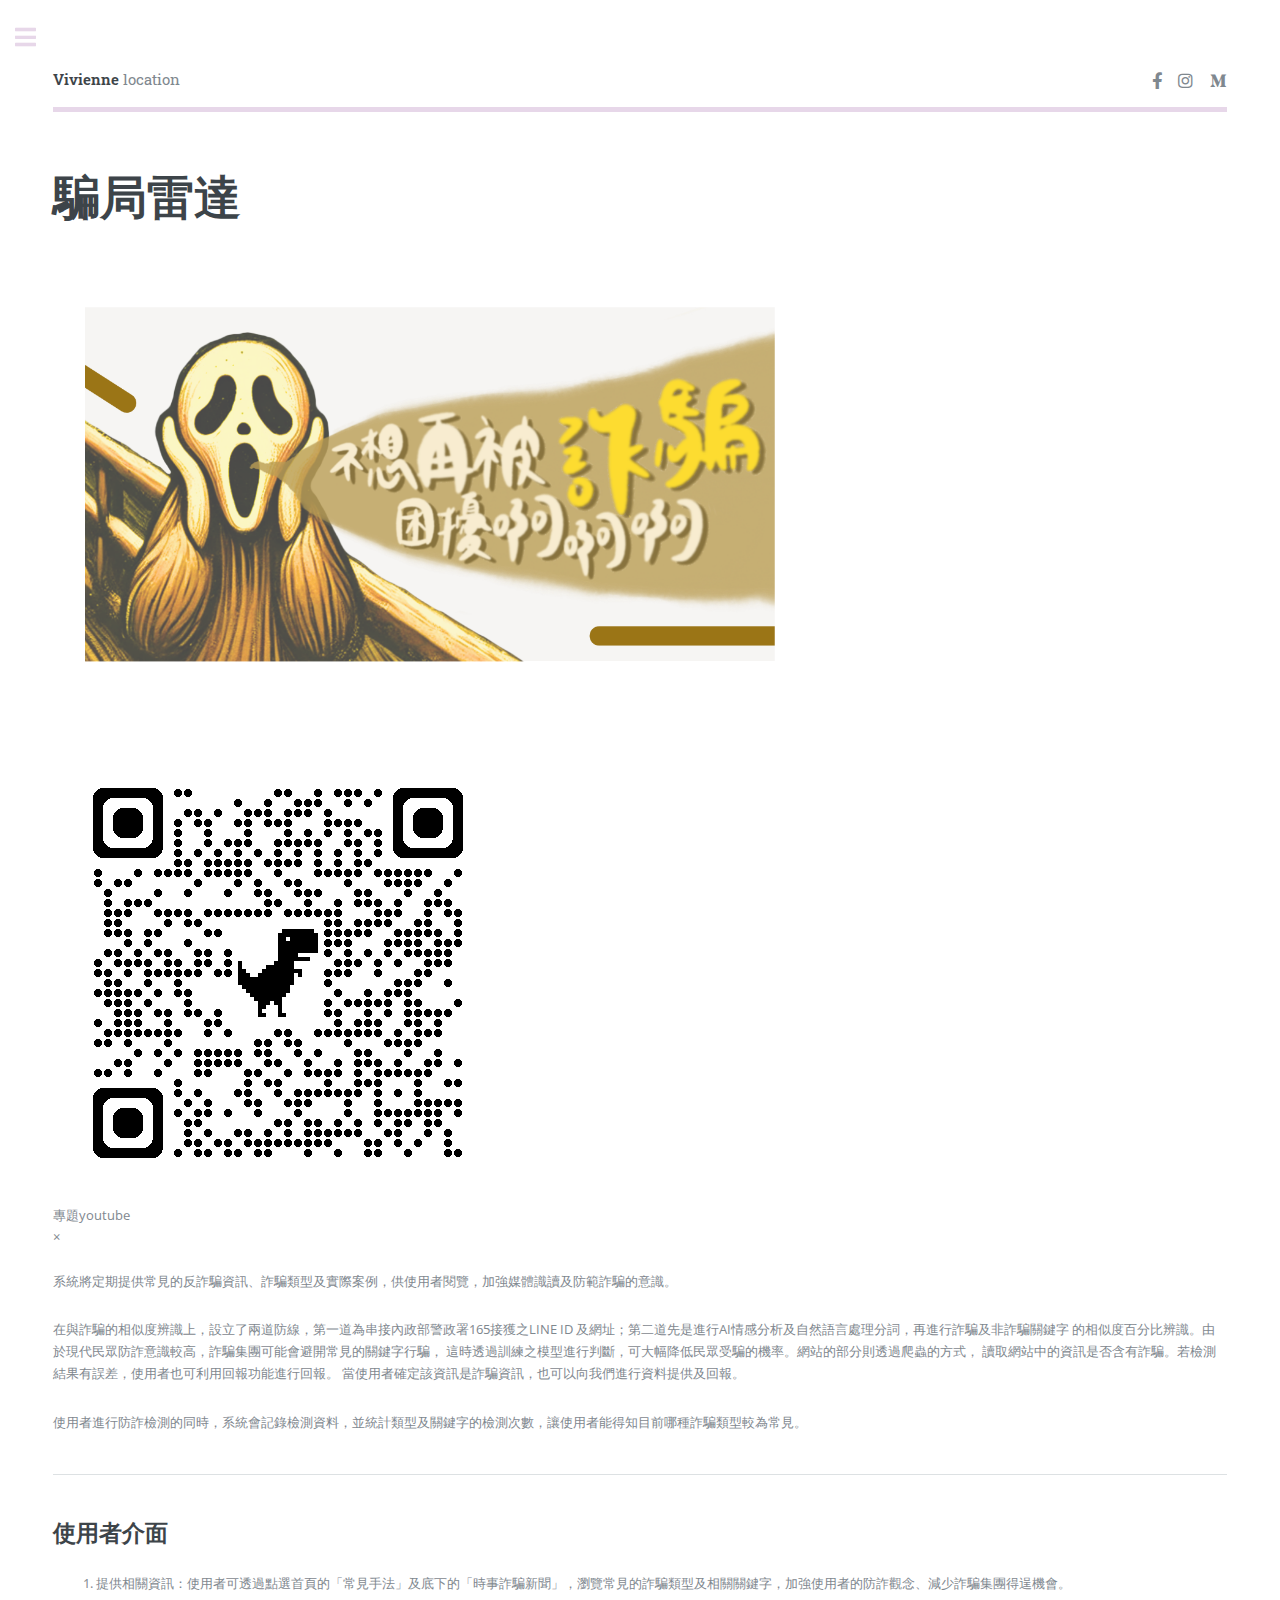
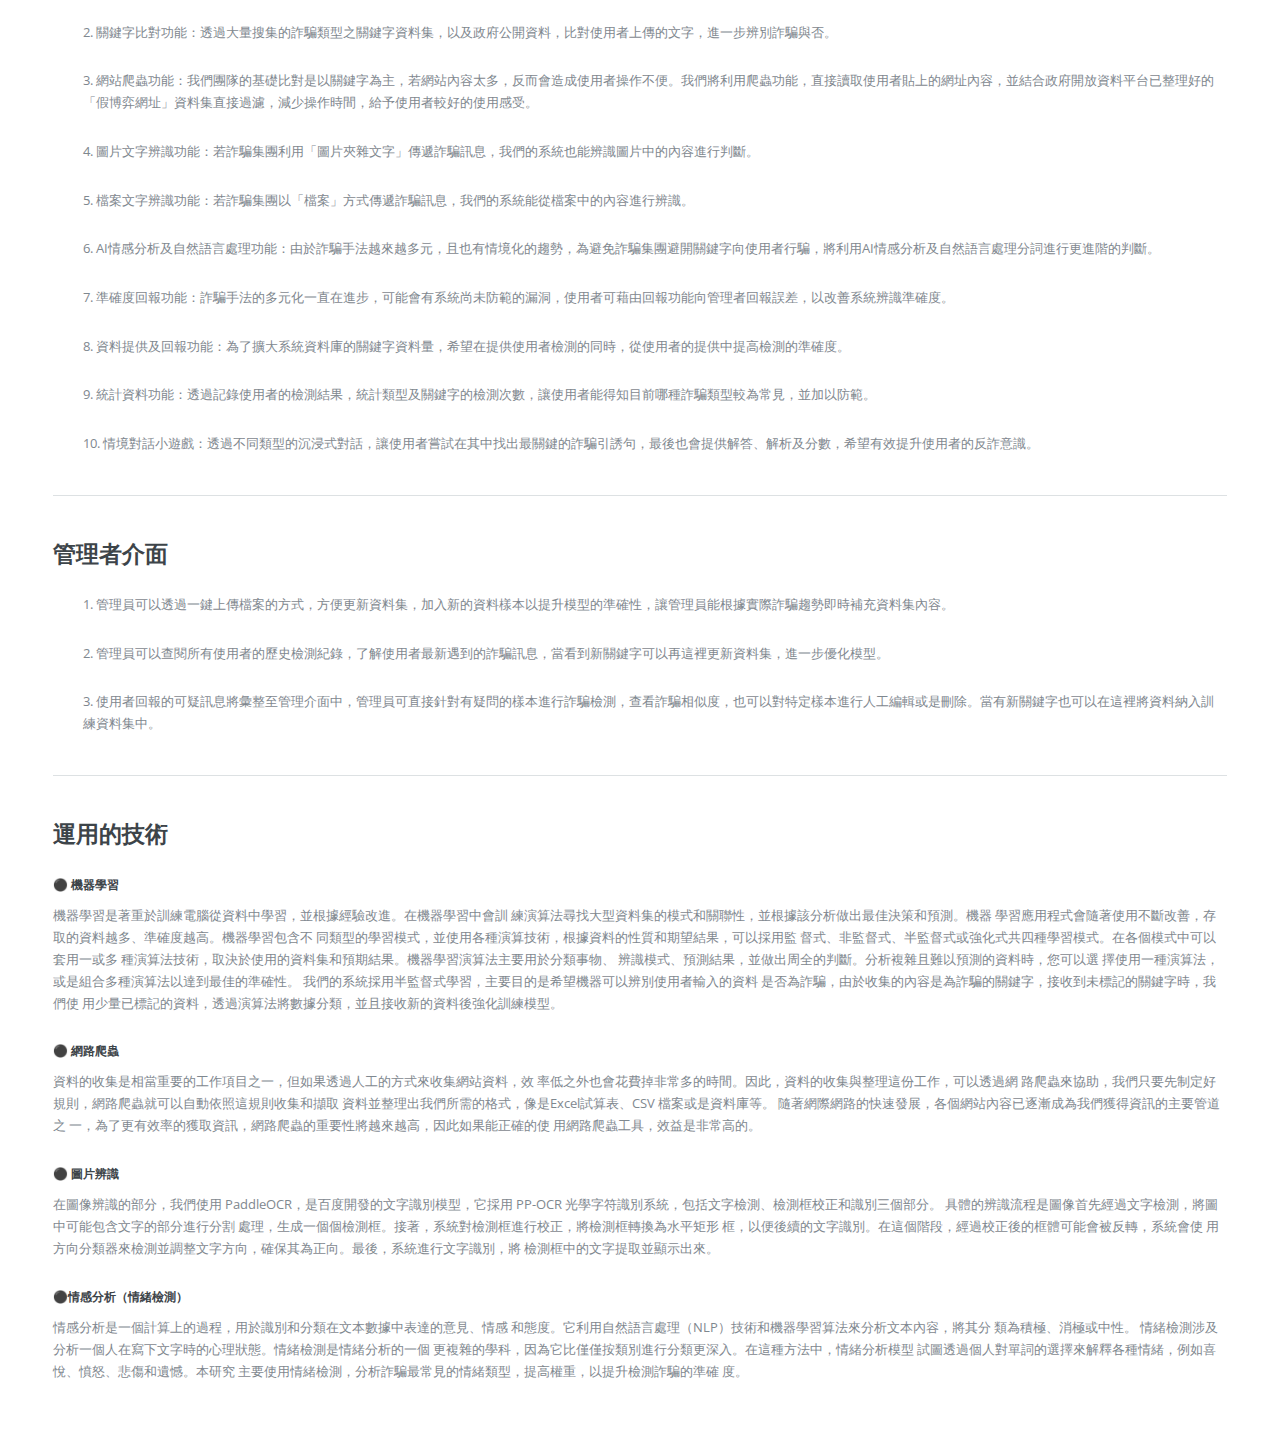
<file: pages/Portfolio/FD.html>
<!DOCTYPE HTML>
<!--
	Editorial by HTML5 UP
	html5up.net | @ajlkn
	Free for personal and commercial use under the CCA 3.0 license (html5up.net/license)
-->
<html>
	<head>
		<title>騙局雷達</title>
		<meta charset="utf-8" />
		<meta name="viewport" content="width=device-width, initial-scale=1, user-scalable=no" />
		<link rel="stylesheet" href="../../assets/css/main.css" />
	</head>
	<body class="is-preload">

		<!-- Wrapper -->
			<div id="wrapper">

				<!-- Main -->
					<div id="main">
						<div class="inner">

							<!-- Header -->
								<header id="header">
									<a href="../../index.html" class="logo"><strong>Vivienne</strong> location</a>
									<ul class="icons">
										<li><a href="#" class="icon brands fa-facebook-f"><span class="label">Facebook</span></a></li>
										<li><a href="https://www.instagram.com/vivienne_0115?igsh=cnpxMjdlMTdzbG9p" target="_blank" class="icon brands fa-instagram"><span class="label">Instagram</span></a></li>
										<li><a href="#" class="icon brands fa-medium-m"><span class="label">Medium</span></a></li>

									</ul>
								</header>

							<!-- Content -->
								<section>
									<header class="main">
										<h1>騙局雷達</h1>
									</header>
									<div class="image-row">
										<span class="image main"><img src="../../images/pic01.jpg" alt="騙局雷達" onclick="openModal('../../images/專題海報.jpg')"/></span>
										<figure>
											<span class="image second"><img src="../../images/專題youtube.png" alt="專題youtube"onclick="openModal('../../images/專題youtube.png')" /></span>
											<figcaption>專題youtube</figcaption>
										</figure>
									</div>
									<!-- Modal HTML -->
                                    <div id="imgModal" class="modal">
                                    <span class="close" onclick="closeModal()">&times;</span>
                                    <img class="modal-content" id="modalImg">
                                    </div>

                                    <script>
                                    function openModal(src) {
                                        const modal = document.getElementById("imgModal");
                                        const modalImg = document.getElementById("modalImg");
                                        modal.style.display = "block";
                                        modalImg.src = src;
                                    }

                                    function closeModal() {
                                        document.getElementById("imgModal").style.display = "none";
                                    }

                                    // 點擊背景關閉 modal
                                    window.onclick = function(event) {
                                        const modal = document.getElementById("imgModal");
                                        if (event.target === modal) {
                                        modal.style.display = "none";
                                        }
                                    }
                                    </script>

									<br>
									<p>系統將定期提供常見的反詐騙資訊、詐騙類型及實際案例，供使用者閱覽，加強媒體識讀及防範詐騙的意識。 </p>
									<p>在與詐騙的相似度辨識上，設立了兩道防線，第一道為串接內政部警政署165接獲之LINE 
										ID 及網址；第二道先是進行AI情感分析及自然語言處理分詞，再進行詐騙及非詐騙關鍵字
										的相似度百分比辨識。由於現代民眾防詐意識較高，詐騙集團可能會避開常見的關鍵字行騙，
										這時透過訓練之模型進行判斷，可大幅降低民眾受騙的機率。網站的部分則透過爬蟲的方式，
										讀取網站中的資訊是否含有詐騙。若檢測結果有誤差，使用者也可利用回報功能進行回報。
										當使用者確定該資訊是詐騙資訊，也可以向我們進行資料提供及回報。
									</p>
									<p>使用者進行防詐檢測的同時，系統會記錄檢測資料，並統計類型及關鍵字的檢測次數，讓使用者能得知目前哪種詐騙類型較為常見。</p>

									<hr class="major" />

									<h2>使用者介面</h2>
									<ul>
										<ol>1. 提供相關資訊：使用者可透過點選首頁的「常見手法」及底下的「時事詐騙新聞」，瀏覽常見的詐騙類型及相關關鍵字，加強使用者的防詐觀念、減少詐騙集團得逞機會。 </ol>
										<ol>2. 關鍵字比對功能：透過大量搜集的詐騙類型之關鍵字資料集，以及政府公開資料，比對使用者上傳的文字，進一步辨別詐騙與否。 </ol>
										<ol>3. 網站爬蟲功能：我們團隊的基礎比對是以關鍵字為主，若網站內容太多，反而會造成使用者操作不便。我們將利用爬蟲功能，直接讀取使用者貼上的網址內容，並結合政府開放資料平台已整理好的「假博弈網址」資料集直接過濾，減少操作時間，給予使用者較好的使用感受。</ol>
										<ol>4. 圖片文字辨識功能：若詐騙集團利用「圖片夾雜文字」傳遞詐騙訊息，我們的系統也能辨識圖片中的內容進行判斷。</ol>
										<ol>5. 檔案文字辨識功能：若詐騙集團以「檔案」方式傳遞詐騙訊息，我們的系統能從檔案中的內容進行辨識。 </ol>
										<ol>6. AI情感分析及自然語言處理功能：由於詐騙手法越來越多元，且也有情境化的趨勢，為避免詐騙集團避開關鍵字向使用者行騙，將利用AI情感分析及自然語言處理分詞進行更進階的判斷。 </ol>
										<ol>7. 準確度回報功能：詐騙手法的多元化一直在進步，可能會有系統尚未防範的漏洞，使用者可藉由回報功能向管理者回報誤差，以改善系統辨識準確度。</ol>
										<ol>8. 資料提供及回報功能：為了擴大系統資料庫的關鍵字資料量，希望在提供使用者檢測的同時，從使用者的提供中提高檢測的準確度。</ol>
										<ol>9. 統計資料功能：透過記錄使用者的檢測結果，統計類型及關鍵字的檢測次數，讓使用者能得知目前哪種詐騙類型較為常見，並加以防範。</ol>
										<ol>10. 情境對話小遊戲：透過不同類型的沉浸式對話，讓使用者嘗試在其中找出最關鍵的詐騙引誘句，最後也會提供解答、解析及分數，希望有效提升使用者的反詐意識。</ol>
									</ul>
									<hr class="major" />

									<h2>管理者介面</h2>
									<ul>
										<ol>1. 管理員可以透過一鍵上傳檔案的方式，方便更新資料集，加入新的資料樣本以提升模型的準確性，讓管理員能根據實際詐騙趨勢即時補充資料集內容。</ol>
										<ol>2. 管理員可以查閱所有使用者的歷史檢測紀錄，了解使用者最新遇到的詐騙訊息，當看到新關鍵字可以再這裡更新資料集，進一步優化模型。</ol>
										<ol>3. 使用者回報的可疑訊息將彙整至管理介面中，管理員可直接針對有疑問的樣本進行詐騙檢測，查看詐騙相似度，也可以對特定樣本進行人工編輯或是刪除。當有新關鍵字也可以在這裡將資料納入訓練資料集中。</ol>
									</ul>
									
									<hr class="major" />

									<h2>運用的技術</h2>
									<h5>⚫ 機器學習</h5>
									<p>機器學習是著重於訓練電腦從資料中學習，並根據經驗改進。在機器學習中會訓
										練演算法尋找大型資料集的模式和關聯性，並根據該分析做出最佳決策和預測。機器
										學習應用程式會隨著使用不斷改善，存取的資料越多、準確度越高。機器學習包含不
										同類型的學習模式，並使用各種演算技術，根據資料的性質和期望結果，可以採用監
										督式、非監督式、半監督式或強化式共四種學習模式。在各個模式中可以套用一或多
										種演算法技術，取決於使用的資料集和預期結果。機器學習演算法主要用於分類事物、
										辨識模式、預測結果，並做出周全的判斷。分析複雜且難以預測的資料時，您可以選
										擇使用一種演算法，或是組合多種演算法以達到最佳的準確性。 
										我們的系統採用半監督式學習，主要目的是希望機器可以辨別使用者輸入的資料
										是否為詐騙，由於收集的內容是為詐騙的關鍵字，接收到未標記的關鍵字時，我們使
										用少量已標記的資料，透過演算法將數據分類，並且接收新的資料後強化訓練模型。
									</p>
									<h5>⚫ 網路爬蟲</h5>
									<p>資料的收集是相當重要的工作項目之一，但如果透過人工的方式來收集網站資料，效
										率低之外也會花費掉非常多的時間。因此，資料的收集與整理這份工作，可以透過網
										路爬蟲來協助，我們只要先制定好規則，網路爬蟲就可以自動依照這規則收集和擷取
										資料並整理出我們所需的格式，像是Excel試算表、CSV 檔案或是資料庫等。 隨著網際網路的快速發展，各個網站內容已逐漸成為我們獲得資訊的主要管道之
										一，為了更有效率的獲取資訊，網路爬蟲的重要性將越來越高，因此如果能正確的使
										用網路爬蟲工具，效益是非常高的。
									</p>
									<h5>⚫ 圖片辨識</h5>
									<p>在圖像辨識的部分，我們使用 PaddleOCR，是百度開發的文字識別模型，它採用 
										PP-OCR 光學字符識別系統，包括文字檢測、檢測框校正和識別三個部分。 
										具體的辨識流程是圖像首先經過文字檢測，將圖中可能包含文字的部分進行分割
										處理，生成一個個檢測框。接著，系統對檢測框進行校正，將檢測框轉換為水平矩形
										框，以便後續的文字識別。在這個階段，經過校正後的框體可能會被反轉，系統會使
										用方向分類器來檢測並調整文字方向，確保其為正向。最後，系統進行文字識別，將
										檢測框中的文字提取並顯示出來。 
									</p>
									<h5>⚫情感分析（情緒檢測）</h5>
									<p>情感分析是一個計算上的過程，用於識別和分類在文本數據中表達的意見、情感
										和態度。它利用自然語言處理（NLP）技術和機器學習算法來分析文本內容，將其分
										類為積極、消極或中性。 
										情緒檢測涉及分析一個人在寫下文字時的心理狀態。情緒檢測是情緒分析的一個
										更複雜的學科，因為它比僅僅按類別進行分類更深入。在這種方法中，情緒分析模型
										試圖透過個人對單詞的選擇來解釋各種情緒，例如喜悅、憤怒、悲傷和遺憾。本研究
										主要使用情緒檢測，分析詐騙最常見的情緒類型，提高權重，以提升檢測詐騙的準確
										度。
									</p>


								</section>

						</div>
					</div>

				<!-- Sidebar -->
					<div id="sidebar">
						<div class="inner">

							<!-- Search -->
								<section id="search" class="alt">
									<form method="post" action="#">
										<input type="text" name="query" id="query" placeholder="Search" />
									</form>
								</section>

							<!-- Menu -->
								<nav id="menu">
									<header class="major">
										<h2>Menu</h2>
									</header>
									 <div class="clover-container">
									<button class="clover-leaf" data-page="home.html" title="首頁">💚</button>
									<button class="clover-leaf" data-page="about.html" title="關於我">💚</button>
									<button class="clover-leaf" data-page="projects.html" title="作品集">💚</button>
									<button class="clover-leaf" data-page="contact.html" title="聯絡我">💚</button>
									</div>
									<ul>
										<li><a href="../../index.html">首頁</a></li>
										<li>
											<span class="opener">活動經歷</span>
											<ul>
												<li><a href="../Activity/Dep_society.html">系學會</a></li>
												<li><a href="../Activity/AIESEC.html">AIESEC</a></li>
												<li><a href="../Activity/Societies.html">社團活動</a></li>
											</ul>
										</li>
										<li><a href="generic.html">Generic</a></li>
										<li><a href="elements.html">Elements</a></li>
										
										<li><a href="#">Etiam Dolore</a></li>
										<li><a href="#">Adipiscing</a></li>
										<li>
											<span class="opener">作品集</span>
											<ul>
												<li><a href="../Portfolio/FD.html"><b>畢業專題-騙局雷達</b></a></li>
												<li><a href="../Portfolio/Detective_Club.html"><b>推理AI派對-AI手遊</b></a></li>
												<li><a href="../Portfolio/SA.html"><b>系統分析與設計-請假系統</b></a></li>
											</ul>
										</li>
										
									</ul>
								</nav>

							<!-- Section -->
								<section>
									<header class="major">
										<h2>活動經歷</h2>
									</header>
									<div class="mini-posts">
										<article>
											<a href="#" class="image"><img src="../../images/系學會封面.JPG" alt="" /></a>
											<p>系學會</p>
										</article>
										<article>
											<a href="#" class="image"><img src="../../images/AIESEC封面.jpg" alt="" /></a>
											<p>AIESEC</p>
										</article>
										<article>
											<a href="#" class="image"><img src="../../images/撞球社封面.jpg" alt="" /></a>
											<p>社團活動-撞球社&烏克麗麗社</p>
										</article>
									</div>
									<ul class="actions">
										<li><a href="#" class="button">More</a></li>
									</ul>
								</section>

							<!-- Section -->
								<section>
									<header class="major">
										<h2>聯絡方式</h2>
									</header>
									<p>很很感謝您願意花費寶貴時間瀏覽我的網站，旨在讓您更全面地了解我的背景、專業技能與經歷。作為大學新鮮人，雖然經驗尚淺，但我對未來充滿熱情與學習的動力，誠摯期待有機會與您面對面交流。</p>
									<ul class="contact">
										<li class="icon solid fa-envelope"><a href="#">vivienne.9931@gmail.com</a></li>
										<li class="icon solid fa-phone">0965-323-391</li>
										<li class="icon solid fa-home">(100)台北市中正區泰安街2-1號2樓</li>
									</ul>
								</section>

							<!-- Footer -->
								<footer id="footer">
									<p class="copyright">&copy;由徐子崴，本人借助模板進行優化，以參與此次輔仁大學數位履歷活動。</p>
								</footer>

						</div>
					</div>

			</div>

		<!-- Scripts -->
			<script src="../../assets/js/jquery.min.js"></script>
			<script src="../../assets/js/browser.min.js"></script>
			<script src="../../assets/js/breakpoints.min.js"></script>
			<script src="../../assets/js/util.js"></script>
			<script src="../../assets/js/main.js"></script>
			<script src="../../assets/js/new.js"></script>
	</body>
</html>
</file>
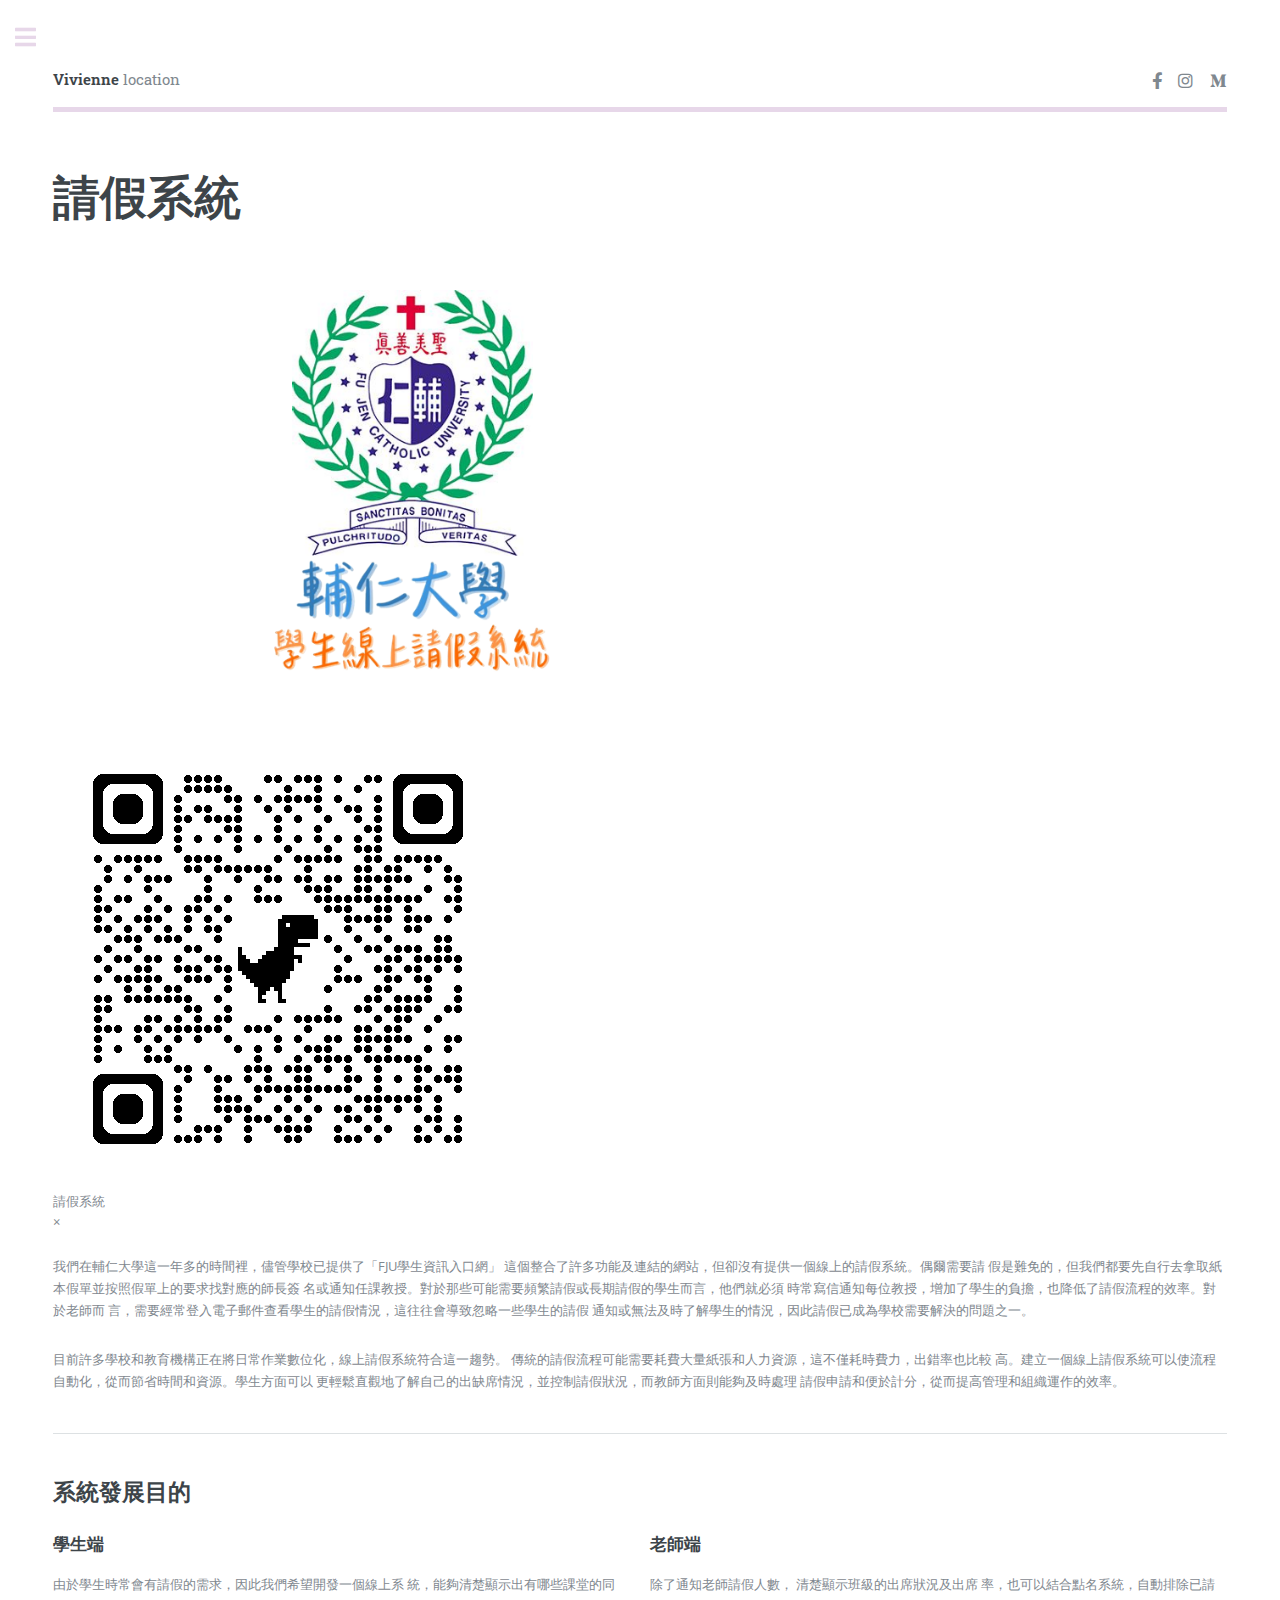
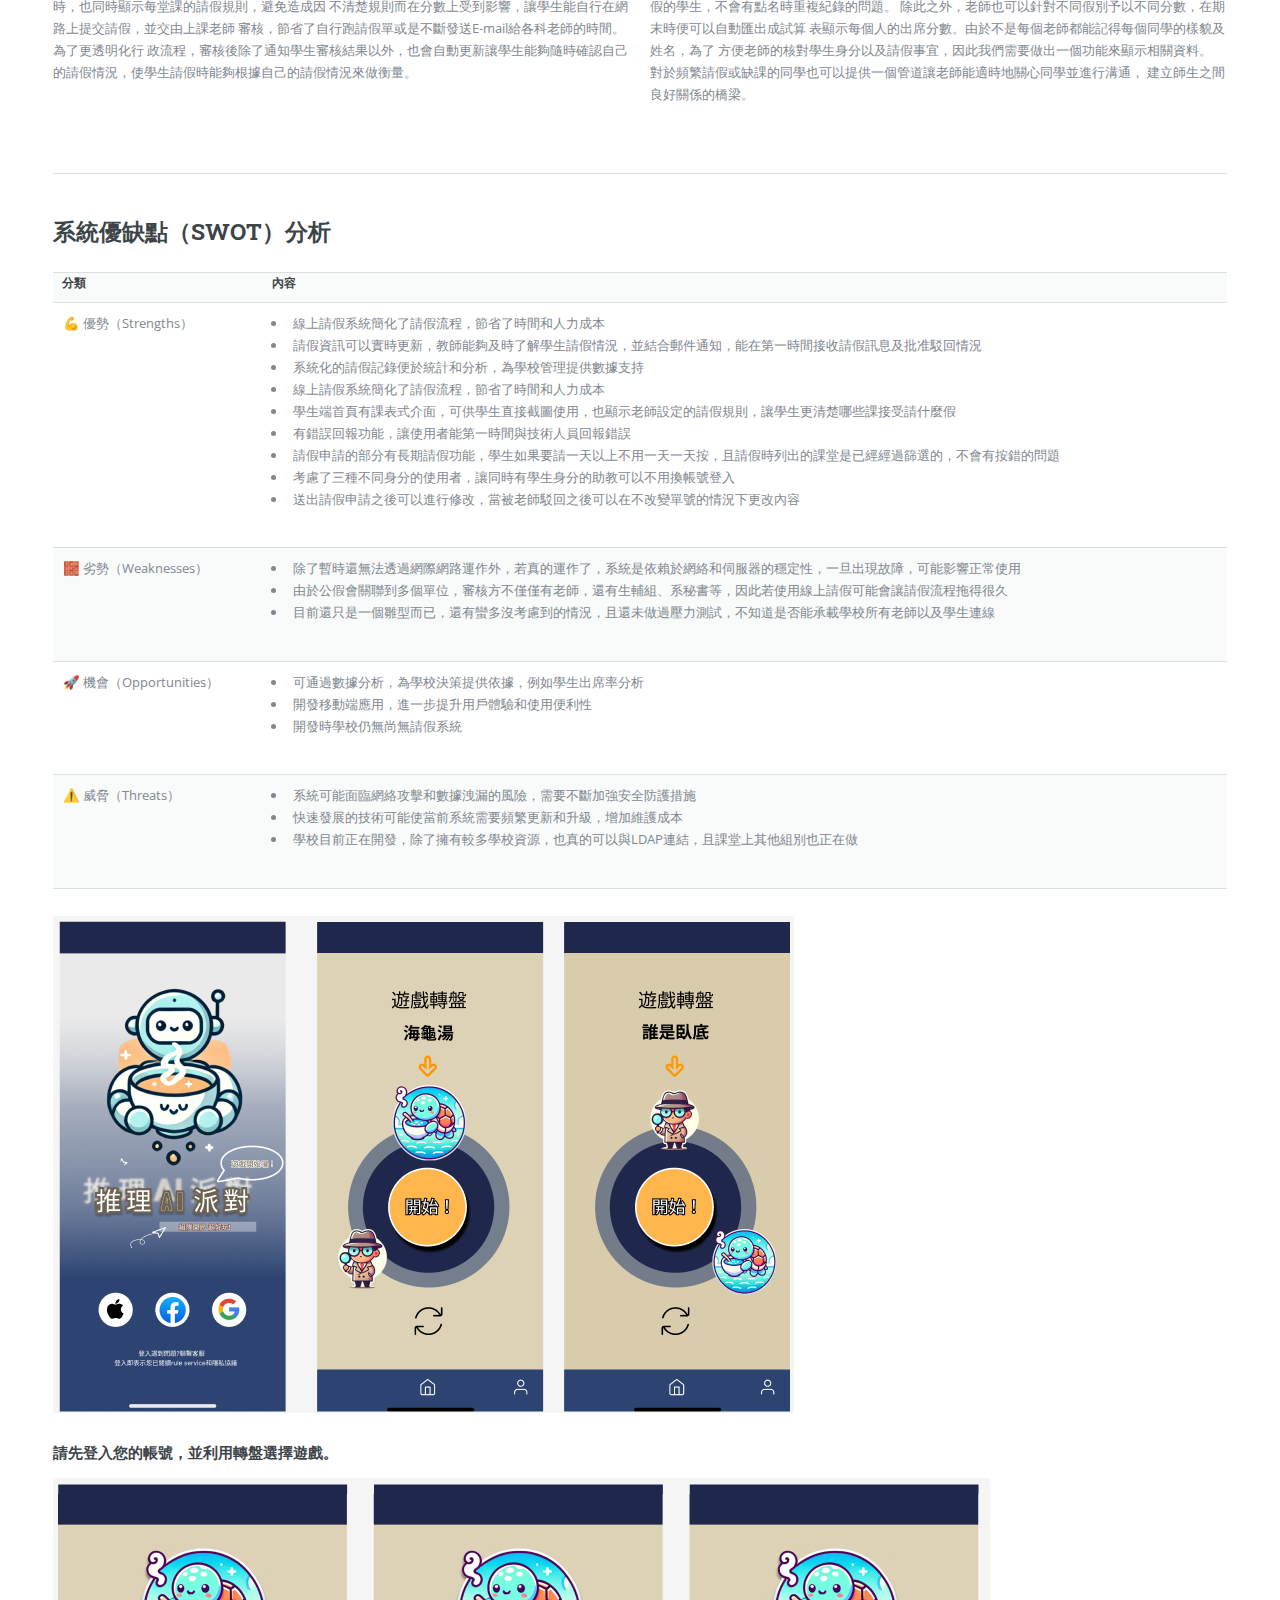
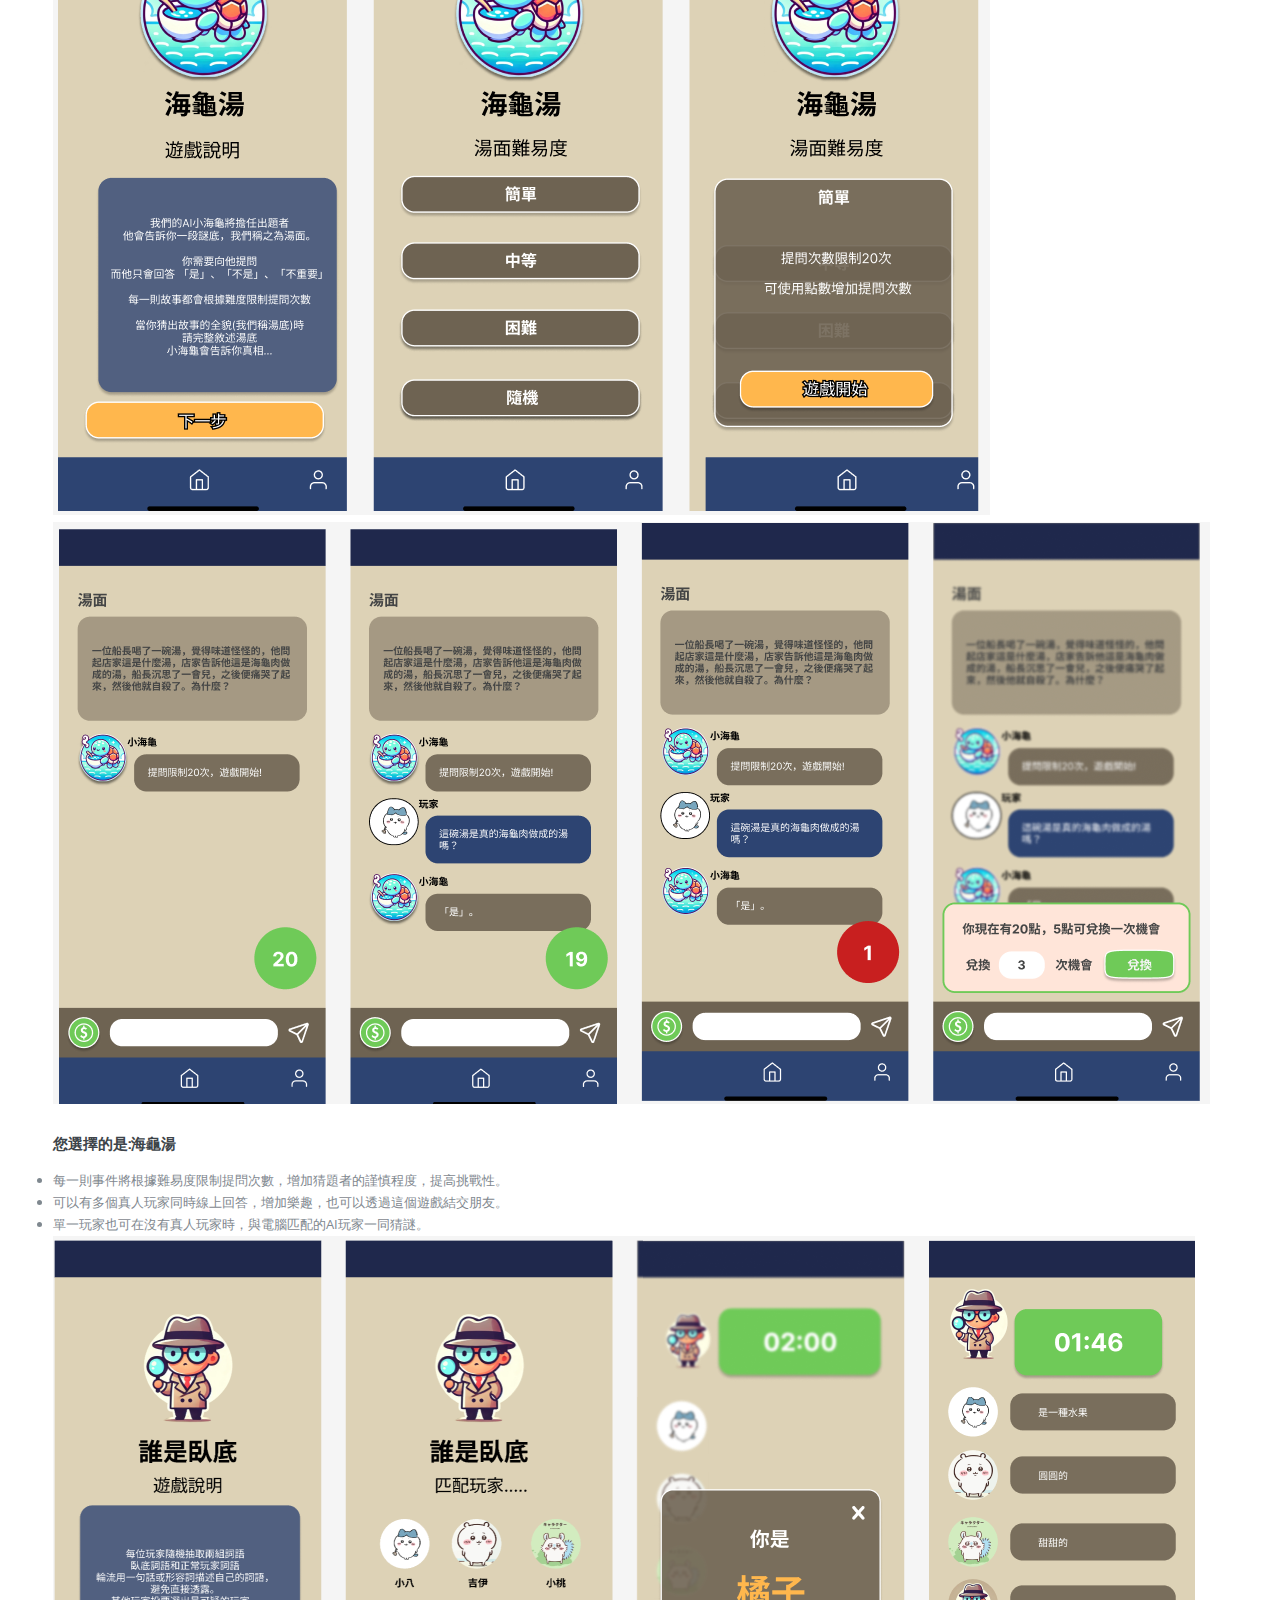
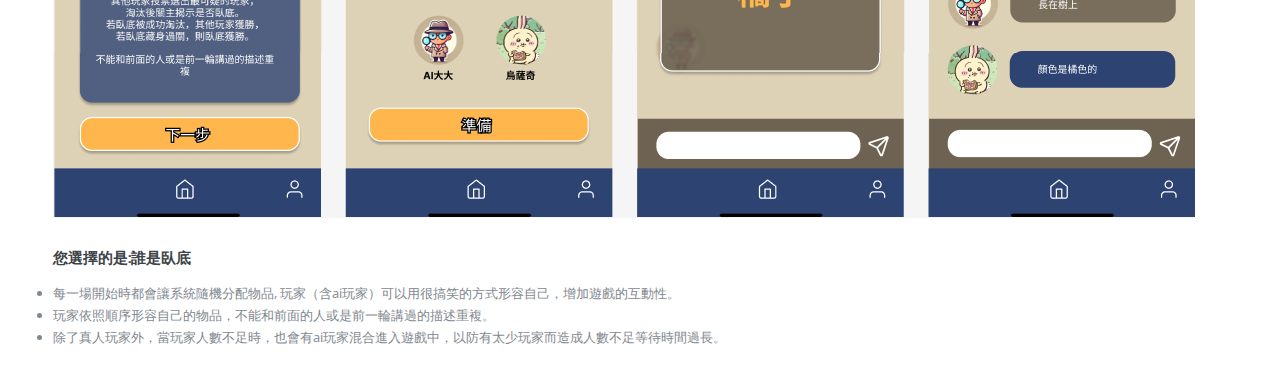
<file: pages/Portfolio/SA.html>
<!DOCTYPE HTML>
<!--
	Editorial by HTML5 UP
	html5up.net | @ajlkn
	Free for personal and commercial use under the CCA 3.0 license (html5up.net/license)
-->
<html>
	<head>
		<title>請假系統</title>
		<meta charset="utf-8" />
		<meta name="viewport" content="width=device-width, initial-scale=1, user-scalable=no" />
		<link rel="stylesheet" href="../../assets/css/main.css" />
	</head>
	<body class="is-preload">

		<!-- Wrapper -->
			<div id="wrapper">

				<!-- Main -->
					<div id="main">
						<div class="inner">

							<!-- Header -->
								<header id="header">
									<a href="../../index.html" class="logo"><strong>Vivienne</strong> location</a>
									<ul class="icons">
										<li><a href="#" class="icon brands fa-facebook-f"><span class="label">Facebook</span></a></li>
										<li><a href="https://www.instagram.com/vivienne_0115?igsh=cnpxMjdlMTdzbG9p" target="_blank" class="icon brands fa-instagram"><span class="label">Instagram</span></a></li>
										<li><a href="#" class="icon brands fa-medium-m"><span class="label">Medium</span></a></li>

									</ul>
								</header>

							<!-- Content -->
								<section>
									<header class="main">
										<h1>請假系統</h1>
									</header>
									<div class="image-row">
										<span class="image main"><img src="../../images/pic03.png" alt="請假系統" onclick="openModal('../../images/pic03.png')"/></span>
										<figure>
											<span class="image second"><img src="../../images/sa-qrcode.png" alt="請假系統youtube" onclick="openModal('../../images/sa-qrcode.png')" /></span>
											<figcaption>請假系統</figcaption>
										</figure>   
									</div>
									<!-- Modal HTML -->
                                    <div id="imgModal" class="modal">
                                    <span class="close" onclick="closeModal()">&times;</span>
                                    <img class="modal-content" id="modalImg">
                                    </div>

                                    <script>
                                    function openModal(src) {
                                        const modal = document.getElementById("imgModal");
                                        const modalImg = document.getElementById("modalImg");
                                        modal.style.display = "block";
                                        modalImg.src = src;
                                    }

                                    function closeModal() {
                                        document.getElementById("imgModal").style.display = "none";
                                    }

                                    // 點擊背景關閉 modal
                                    window.onclick = function(event) {
                                        const modal = document.getElementById("imgModal");
                                        if (event.target === modal) {
                                        modal.style.display = "none";
                                        }
                                    }
                                    </script>

									<br>
									<p>我們在輔仁大學這一年多的時間裡，儘管學校已提供了「FJU學生資訊入口網」
									這個整合了許多功能及連結的網站，但卻沒有提供一個線上的請假系統。偶爾需要請
									假是難免的，但我們都要先自行去拿取紙本假單並按照假單上的要求找對應的師長簽
									名或通知任課教授。對於那些可能需要頻繁請假或長期請假的學生而言，他們就必須
									時常寫信通知每位教授，增加了學生的負擔，也降低了請假流程的效率。對於老師而
									言，需要經常登入電子郵件查看學生的請假情況，這往往會導致忽略一些學生的請假
									通知或無法及時了解學生的情況，因此請假已成為學校需要解決的問題之一。 
									</p>
									<p>目前許多學校和教育機構正在將日常作業數位化，線上請假系統符合這一趨勢。
									傳統的請假流程可能需要耗費大量紙張和人力資源，這不僅耗時費力，出錯率也比較
									高。建立一個線上請假系統可以使流程自動化，從而節省時間和資源。學生方面可以
									更輕鬆直觀地了解自己的出缺席情況，並控制請假狀況，而教師方面則能夠及時處理
									請假申請和便於計分，從而提高管理和組織運作的效率。 
									</p>
									

									<hr class="major" />
									<h2>系統發展目的</h2>
									<div class="row">
										<div class="col-6 col-12-small">
												<h3>學生端</h3>
												<p>由於學生時常會有請假的需求，因此我們希望開發一個線上系
												統，能夠清楚顯示出有哪些課堂的同時，也同時顯示每堂課的請假規則，避免造成因
												不清楚規則而在分數上受到影響，讓學生能自行在網路上提交請假，並交由上課老師
												審核，節省了自行跑請假單或是不斷發送E-mail給各科老師的時間。為了更透明化行
												政流程，審核後除了通知學生審核結果以外，也會自動更新讓學生能夠隨時確認自己
												的請假情況，使學生請假時能夠根據自己的請假情況來做衡量。
												</p>	
											</div>
											<div class="col-6 col-12-small">
												<h3>老師端</h3>
												<p>除了通知老師請假人數， 清楚顯示班級的出席狀況及出席
													率，也可以結合點名系統，自動排除已請假的學生，不會有點名時重複紀錄的問題。
													除此之外，老師也可以針對不同假別予以不同分數，在期末時便可以自動匯出成試算
													表顯示每個人的出席分數。由於不是每個老師都能記得每個同學的樣貌及姓名，為了
													方便老師的核對學生身分以及請假事宜，因此我們需要做出一個功能來顯示相關資料。
													對於頻繁請假或缺課的同學也可以提供一個管道讓老師能適時地關心同學並進行溝通，
													建立師生之間良好關係的橋梁。
													</p>
											</div>
									</div>


									<hr class="major" />
									<h2>系統優缺點（SWOT）分析</h2>
									<table class="table-swot">
										<tr>
										<th>分類</th>
										<th>內容</th>
										</tr>
										<tr>
										<td>💪 優勢（Strengths）</td>
										<td>
											<ul>
											<li>線上請假系統簡化了請假流程，節省了時間和人力成本</li>
											<li>請假資訊可以實時更新，教師能夠及時了解學生請假情況，並結合郵件通知，能在第一時間接收請假訊息及批准駁回情況</li>
											<li>系統化的請假記錄便於統計和分析，為學校管理提供數據支持</li>
											<li>線上請假系統簡化了請假流程，節省了時間和人力成本</li>
											<li>學生端首頁有課表式介面，可供學生直接截圖使用，也顯示老師設定的請假規則，讓學生更清楚哪些課接受請什麼假</li>
											<li>有錯誤回報功能，讓使用者能第一時間與技術人員回報錯誤</li>
											<li>請假申請的部分有長期請假功能，學生如果要請一天以上不用一天一天按，且請假時列出的課堂是已經經過篩選的，不會有按錯的問題</li>
											<li>考慮了三種不同身分的使用者，讓同時有學生身分的助教可以不用換帳號登入</li>
											<li>送出請假申請之後可以進行修改，當被老師駁回之後可以在不改變單號的情況下更改內容</li>
											</ul>
										</td>
										</tr>
										<tr>
										<td>🧱 劣勢（Weaknesses）</td>
										<td>
											<ul>
											<li>除了暫時還無法透過網際網路運作外，若真的運作了，系統是依賴於網絡和伺服器的穩定性，一旦出現故障，可能影響正常使用</li>
											<li>由於公假會關聯到多個單位，審核方不僅僅有老師，還有生輔組、系秘書等，因此若使用線上請假可能會讓請假流程拖得很久</li>
											<li>目前還只是一個雛型而已，還有蠻多沒考慮到的情況，且還未做過壓力測試，不知道是否能承載學校所有老師以及學生連線</li>
											</ul>
										</td>
										</tr>
										<tr>
										<td>🚀 機會（Opportunities）</td>
										<td>
											<ul>
											<li>可通過數據分析，為學校決策提供依據，例如學生出席率分析</li>
											<li>開發移動端應用，進一步提升用戶體驗和使用便利性 </li>
											<li>開發時學校仍無尚無請假系統 </li>
											</ul>
										</td>
										</tr>
										<tr>
										<td>⚠️ 威脅（Threats）</td>
										<td>
											<ul>
											<li>系統可能面臨網絡攻擊和數據洩漏的風險，需要不斷加強安全防護措施</li>
											<li>快速發展的技術可能使當前系統需要頻繁更新和升級，增加維護成本 </li>
											<li>學校目前正在開發，除了擁有較多學校資源，也真的可以與LDAP連結，且課堂上其他組別也正在做</li>
											</ul>
										</td>
										</tr>
									</table>
									

                                <div class="tab-content">
                                    <img src="../../images/The AI_01.png" alt="登入畫面"><br><br>
                                    <h4>請先登入您的帳號，並利用轉盤選擇遊戲。</h4>
                                </div>
                                <div class="tab-content">
                                    <img src="../../images/The AI_02.png" alt="功能選單">
                                    <img src="../../images/The AI_03.png" alt="功能選單"><br><br>
                                    <h4>您選擇的是:海龜湯</h4>
                                        <li>每一則事件將根據難易度限制提問次數，增加猜題者的謹慎程度，提高挑戰性。</li>
                                        <li>可以有多個真人玩家同時線上回答，增加樂趣，也可以透過這個遊戲結交朋友。</li>
                                        <li>單一玩家也可在沒有真人玩家時，與電腦匹配的AI玩家一同猜謎。</li>
                                    

                                </div>
                                <div class="tab-content">
                                    <img src="../../images/The AI_04.png" alt="完成頁面"><br><br>
                                     <h4>您選擇的是:誰是臥底</h4>
                                        <li>每一場開始時都會讓系統隨機分配物品, 玩家（含ai玩家）可以用很搞笑的方式形容自己，增加遊戲的互動性。</li>
                                        <li>玩家依照順序形容自己的物品，不能和前面的人或是前一輪講過的描述重複。</li>
                                        <li>除了真人玩家外，當玩家人數不足時，也會有ai玩家混合進入遊戲中，以防有太少玩家而造成人數不足等待時間過長。</li>
                                </div>

                                <script>
                                    
                                </script>


								</section>

						</div>
					</div>

				<!-- Sidebar -->
					<!-- Sidebar -->
					<div id="sidebar">
						<div class="inner">

							<!-- Search -->
								<section id="search" class="alt">
									<form method="post" action="#">
										<input type="text" name="query" id="query" placeholder="Search" />
									</form>
								</section>

							<!-- Menu -->
								<nav id="menu">
									<header class="major">
										<h2>Menu</h2>
									</header>
									 <div class="clover-container">
									<button class="clover-leaf" data-page="home.html" title="首頁">💚</button>
									<button class="clover-leaf" data-page="about.html" title="關於我">💚</button>
									<button class="clover-leaf" data-page="projects.html" title="作品集">💚</button>
									<button class="clover-leaf" data-page="contact.html" title="聯絡我">💚</button>
									</div>
									<ul>
										<li><a href="../../index.html">首頁</a></li>
										<li>
											<span class="opener">活動經歷</span>
											<ul>
												<li><a href="../Activity/Dep_society.html">系學會</a></li>
												<li><a href="../Activity/AIESEC.html">AIESEC</a></li>
												<li><a href="../Activity/Societies.html">社團活動</a></li>
											</ul>
										</li>
										<li><a href="generic.html">Generic</a></li>
										<li><a href="elements.html">Elements</a></li>
										
										<li><a href="#">Etiam Dolore</a></li>
										<li><a href="#">Adipiscing</a></li>
										<li>
											<span class="opener">作品集</span>
											<ul>
												<li><a href="../Portfolio/FD.html"><b>畢業專題-騙局雷達</b></a></li>
												<li><a href="../Portfolio/Detective_Club.html"><b>推理AI派對-AI手遊</b></a></li>
												<li><a href="../Portfolio/SA.html"><b>系統分析與設計-請假系統</b></a></li>
											</ul>
										</li>
										
									</ul>
								</nav>

							<!-- Section -->
								<section>
									<header class="major">
										<h2>活動經歷</h2>
									</header>
									<div class="mini-posts">
										<article>
											<a href="#" class="image"><img src="../../images/系學會封面.JPG" alt="" /></a>
											<p>系學會</p>
										</article>
										<article>
											<a href="#" class="image"><img src="../../images/AIESEC封面.jpg" alt="" /></a>
											<p>AIESEC</p>
										</article>
										<article>
											<a href="#" class="image"><img src="../../images/撞球社封面.jpg" alt="" /></a>
											<p>社團活動-撞球社&烏克麗麗社</p>
										</article>
									</div>
									<ul class="actions">
										<li><a href="#" class="button">More</a></li>
									</ul>
								</section>

							<!-- Section -->
								<section>
									<header class="major">
										<h2>聯絡方式</h2>
									</header>
									<p>很很感謝您願意花費寶貴時間瀏覽我的網站，旨在讓您更全面地了解我的背景、專業技能與經歷。作為大學新鮮人，雖然經驗尚淺，但我對未來充滿熱情與學習的動力，誠摯期待有機會與您面對面交流。</p>
									<ul class="contact">
										<li class="icon solid fa-envelope"><a href="#">vivienne.9931@gmail.com</a></li>
										<li class="icon solid fa-phone">0965-323-391</li>
										<li class="icon solid fa-home">(100)台北市中正區泰安街2-1號2樓</li>
									</ul>
								</section>

							<!-- Footer -->
								<footer id="footer">
									<p class="copyright">&copy;由徐子崴，本人借助模板進行優化，以參與此次輔仁大學數位履歷活動。</p>
								</footer>

						</div>
					</div>

			</div>

		<!-- Scripts -->
			<script src="../../assets/js/jquery.min.js"></script>
			<script src="../../assets/js/browser.min.js"></script>
			<script src="../../assets/js/breakpoints.min.js"></script>
			<script src="../../assets/js/util.js"></script>
			<script src="../../assets/js/main.js"></script>
            <script src="../../assets/js/new.js"></script>

	</body>
</html>
</file>
<file: assets/css/main.css>
@import url(fontawesome-all.min.css);
@import url("https://fonts.googleapis.com/css?family=Open+Sans:400,600,400italic,600italic|Roboto+Slab:400,700");
/*
	Editorial by HTML5 UP
	html5up.net | @ajlkn
	Free for personal and commercial use under the CCA 3.0 license (html5up.net/license)
*/
html, body, div, span, applet, object,
iframe, h1, h2, h3, h4, h5, h6, p, blockquote,
pre, a, abbr, acronym, address, big, cite,
code, del, dfn, em, img, ins, kbd, q, s, samp,
small, strike, strong, sub, sup, tt, var, b,
u, i, center, dl, dt, dd, ol, ul, li, fieldset,
form, label, legend, table, caption, tbody,
tfoot, thead, tr, th, td, article, aside,
canvas, details, embed, figure, figcaption,
footer, header, hgroup, menu, nav, output, ruby,
section, summary, time, mark, audio, video {
  margin: 0;
  padding: 0;
  border: 0;
  font-size: 100%;
  font: inherit;
  vertical-align: baseline; }

article, aside, details, figcaption, figure,
footer, header, hgroup, menu, nav, section {
  display: block; }

body {
  line-height: 1; }

ol, ul {
  list-style: none; }

blockquote, q {
  quotes: none; }
  blockquote:before, blockquote:after, q:before, q:after {
    content: '';
    content: none; }

table {
  border-collapse: collapse;
  border-spacing: 0; }

body {
  -webkit-text-size-adjust: none; }

mark {
  background-color: transparent;
  color: inherit; }

input::-moz-focus-inner {
  border: 0;
  padding: 0; }

input, select, textarea {
  -moz-appearance: none;
  -webkit-appearance: none;
  -ms-appearance: none;
  appearance: none; }

/* Basic */
@-ms-viewport {
  width: device-width; }

body {
  -ms-overflow-style: scrollbar; }

@media screen and (max-width: 480px) {
  html, body {
    min-width: 320px; } }

html {
  box-sizing: border-box; }

*, *:before, *:after {
  box-sizing: inherit; }

body {
  background: #ffffff; }
  body.is-preload *, body.is-preload *:before, body.is-preload *:after, body.is-resizing *, body.is-resizing *:before, body.is-resizing *:after {
    -moz-animation: none !important;
    -webkit-animation: none !important;
    -ms-animation: none !important;
    animation: none !important;
    -moz-transition: none !important;
    -webkit-transition: none !important;
    -ms-transition: none !important;
    transition: none !important; }

/* Type */
body, input, select, textarea {
  color: #7f888f;
  font-family: "Open Sans", sans-serif;
  font-size: 13pt;
  font-weight: 400;
  line-height: 1.65; }
  @media screen and (max-width: 1680px) {
    body, input, select, textarea {
      font-size: 11pt; } }
  @media screen and (max-width: 1280px) {
    body, input, select, textarea {
      font-size: 10pt; } }
  @media screen and (max-width: 360px) {
    body, input, select, textarea {
      font-size: 9pt; } }

a {
  -moz-transition: color 0.2s ease-in-out, border-bottom-color 0.2s ease-in-out;
  -webkit-transition: color 0.2s ease-in-out, border-bottom-color 0.2s ease-in-out;
  -ms-transition: color 0.2s ease-in-out, border-bottom-color 0.2s ease-in-out;
  transition: color 0.2s ease-in-out, border-bottom-color 0.2s ease-in-out;
  border-bottom: dotted 1px;
  color: #E7D7E9;
  text-decoration: none; }
  a:hover {
    border-bottom-color: #E7D7E9;
    color: #E7D7E9 !important; }
    a:hover strong {
      color: inherit; }

strong, b {
  color: #3d4449;
  font-weight: 600; }

em, i {
  font-style: italic; }

p {
  margin: 0 0 2em 0; }

h1, h2, h3, h4, h5, h6 {
  color: #3d4449;
  font-family: "Roboto Slab", serif;
  font-weight: 700;
  line-height: 1.5;
  margin: 0 0 1em 0; }
  h1 a, h2 a, h3 a, h4 a, h5 a, h6 a {
    color: inherit;
    text-decoration: none;
    border-bottom: 0; }

h1 {
  font-size: 4em;
  margin: 0 0 0.5em 0;
  line-height: 1.3; }

h2 {
  font-size: 1.75em; }

h3 {
  font-size: 1.25em; }

h4 {
  font-size: 1.1em; }

h5 {
  font-size: 0.9em; }

h6 {
  font-size: 0.7em; }

@media screen and (max-width: 1680px) {
  h1 {
    font-size: 3.5em; } }

@media screen and (max-width: 980px) {
  h1 {
    font-size: 3.25em; } }

@media screen and (max-width: 736px) {
  h1 {
    font-size: 2em;
    line-height: 1.4; }
  h2 {
    font-size: 1.5em; } }

sub {
  font-size: 0.8em;
  position: relative;
  top: 0.5em; }

sup {
  font-size: 0.8em;
  position: relative;
  top: -0.5em; }

blockquote {
  border-left: solid 3px rgba(210, 215, 217, 0.75);
  font-style: italic;
  margin: 0 0 2em 0;
  padding: 0.5em 0 0.5em 2em; }

code {
  background: rgba(230, 235, 237, 0.25);
  border-radius: 0.375em;
  border: solid 1px rgba(210, 215, 217, 0.75);
  font-family: "Courier New", monospace;
  font-size: 0.9em;
  margin: 0 0.25em;
  padding: 0.25em 0.65em; }

pre {
  -webkit-overflow-scrolling: touch;
  font-family: "Courier New", monospace;
  font-size: 0.9em;
  margin: 0 0 2em 0; }
  pre code {
    display: block;
    line-height: 1.75;
    padding: 1em 1.5em;
    overflow-x: auto; }

hr {
  border: 0;
  border-bottom: solid 1px rgba(210, 215, 217, 0.75);
  margin: 2em 0; }
  hr.major {
    margin: 3em 0; }

.align-left {
  text-align: left; }

.align-center {
  text-align: center; }

.align-right {
  text-align: right; }

/* Row */
.row {
  display: flex;
  flex-wrap: wrap;
  box-sizing: border-box;
  align-items: stretch; }
  .row > * {
    box-sizing: border-box; }
  .row.gtr-uniform > * > :last-child {
    margin-bottom: 0; }
  .row.aln-left {
    justify-content: flex-start; }
  .row.aln-center {
    justify-content: center; }
  .row.aln-right {
    justify-content: flex-end; }
  .row.aln-top {
    align-items: flex-start; }
  .row.aln-middle {
    align-items: center; }
  .row.aln-bottom {
    align-items: flex-end; }
  .row > .imp {
    order: -1; }
  .row > .col-1 {
    width: 8.33333%; }
  .row > .off-1 {
    margin-left: 8.33333%; }
  .row > .col-2 {
    width: 16.66667%; }
  .row > .off-2 {
    margin-left: 16.66667%; }
  .row > .col-3 {
    width: 25%; }
  .row > .off-3 {
    margin-left: 25%; }
  .row > .col-4 {
    width: 33.33333%; }
  .row > .off-4 {
    margin-left: 33.33333%; }
  .row > .col-5 {
    width: 41.66667%; }
  .row > .off-5 {
    margin-left: 41.66667%; }
  .row > .col-6 {
    width: 50%; }
  .row > .off-6 {
    margin-left: 50%; }
  .row > .col-7 {
    width: 58.33333%; }
  .row > .off-7 {
    margin-left: 58.33333%; }
  .row > .col-8 {
    width: 66.66667%; }
  .row > .off-8 {
    margin-left: 66.66667%; }
  .row > .col-9 {
    width: 75%; }
  .row > .off-9 {
    margin-left: 75%; }
  .row > .col-10 {
    width: 83.33333%; }
  .row > .off-10 {
    margin-left: 83.33333%; }
  .row > .col-11 {
    width: 91.66667%; }
  .row > .off-11 {
    margin-left: 91.66667%; }
  .row > .col-12 {
    width: 100%; }
  .row > .off-12 {
    margin-left: 100%; }
  .row.gtr-0 {
    margin-top: 0;
    margin-left: 0em; }
    .row.gtr-0 > * {
      padding: 0 0 0 0em; }
    .row.gtr-0.gtr-uniform {
      margin-top: 0em; }
      .row.gtr-0.gtr-uniform > * {
        padding-top: 0em; }
  .row.gtr-25 {
    margin-top: 0;
    margin-left: -0.375em; }
    .row.gtr-25 > * {
      padding: 0 0 0 0.375em; }
    .row.gtr-25.gtr-uniform {
      margin-top: -0.375em; }
      .row.gtr-25.gtr-uniform > * {
        padding-top: 0.375em; }
  .row.gtr-50 {
    margin-top: 0;
    margin-left: -0.75em; }
    .row.gtr-50 > * {
      padding: 0 0 0 0.75em; }
    .row.gtr-50.gtr-uniform {
      margin-top: -0.75em; }
      .row.gtr-50.gtr-uniform > * {
        padding-top: 0.75em; }
  .row {
    margin-top: 0;
    margin-left: -1.5em; }
    .row > * {
      padding: 0 0 0 1.5em; }
    .row.gtr-uniform {
      margin-top: -1.5em; }
      .row.gtr-uniform > * {
        padding-top: 1.5em; }
  .row.gtr-150 {
    margin-top: 0;
    margin-left: -2.25em; }
    .row.gtr-150 > * {
      padding: 0 0 0 2.25em; }
    .row.gtr-150.gtr-uniform {
      margin-top: -2.25em; }
      .row.gtr-150.gtr-uniform > * {
        padding-top: 2.25em; }
  .row.gtr-200 {
    margin-top: 0;
    margin-left: -3em; }
    .row.gtr-200 > * {
      padding: 0 0 0 3em; }
    .row.gtr-200.gtr-uniform {
      margin-top: -3em; }
      .row.gtr-200.gtr-uniform > * {
        padding-top: 3em; }
  @media screen and (max-width: 1680px) {
    .row {
      display: flex;
      flex-wrap: wrap;
      box-sizing: border-box;
      align-items: stretch; }
      .row > * {
        box-sizing: border-box; }
      .row.gtr-uniform > * > :last-child {
        margin-bottom: 0; }
      .row.aln-left {
        justify-content: flex-start; }
      .row.aln-center {
        justify-content: center; }
      .row.aln-right {
        justify-content: flex-end; }
      .row.aln-top {
        align-items: flex-start; }
      .row.aln-middle {
        align-items: center; }
      .row.aln-bottom {
        align-items: flex-end; }
      .row > .imp-xlarge {
        order: -1; }
      .row > .col-1-xlarge {
        width: 8.33333%; }
      .row > .off-1-xlarge {
        margin-left: 8.33333%; }
      .row > .col-2-xlarge {
        width: 16.66667%; }
      .row > .off-2-xlarge {
        margin-left: 16.66667%; }
      .row > .col-3-xlarge {
        width: 25%; }
      .row > .off-3-xlarge {
        margin-left: 25%; }
      .row > .col-4-xlarge {
        width: 33.33333%; }
      .row > .off-4-xlarge {
        margin-left: 33.33333%; }
      .row > .col-5-xlarge {
        width: 41.66667%; }
      .row > .off-5-xlarge {
        margin-left: 41.66667%; }
      .row > .col-6-xlarge {
        width: 50%; }
      .row > .off-6-xlarge {
        margin-left: 50%; }
      .row > .col-7-xlarge {
        width: 58.33333%; }
      .row > .off-7-xlarge {
        margin-left: 58.33333%; }
      .row > .col-8-xlarge {
        width: 66.66667%; }
      .row > .off-8-xlarge {
        margin-left: 66.66667%; }
      .row > .col-9-xlarge {
        width: 75%; }
      .row > .off-9-xlarge {
        margin-left: 75%; }
      .row > .col-10-xlarge {
        width: 83.33333%; }
      .row > .off-10-xlarge {
        margin-left: 83.33333%; }
      .row > .col-11-xlarge {
        width: 91.66667%; }
      .row > .off-11-xlarge {
        margin-left: 91.66667%; }
      .row > .col-12-xlarge {
        width: 100%; }
      .row > .off-12-xlarge {
        margin-left: 100%; }
      .row.gtr-0 {
        margin-top: 0;
        margin-left: 0em; }
        .row.gtr-0 > * {
          padding: 0 0 0 0em; }
        .row.gtr-0.gtr-uniform {
          margin-top: 0em; }
          .row.gtr-0.gtr-uniform > * {
            padding-top: 0em; }
      .row.gtr-25 {
        margin-top: 0;
        margin-left: -0.375em; }
        .row.gtr-25 > * {
          padding: 0 0 0 0.375em; }
        .row.gtr-25.gtr-uniform {
          margin-top: -0.375em; }
          .row.gtr-25.gtr-uniform > * {
            padding-top: 0.375em; }
      .row.gtr-50 {
        margin-top: 0;
        margin-left: -0.75em; }
        .row.gtr-50 > * {
          padding: 0 0 0 0.75em; }
        .row.gtr-50.gtr-uniform {
          margin-top: -0.75em; }
          .row.gtr-50.gtr-uniform > * {
            padding-top: 0.75em; }
      .row {
        margin-top: 0;
        margin-left: -1.5em; }
        .row > * {
          padding: 0 0 0 1.5em; }
        .row.gtr-uniform {
          margin-top: -1.5em; }
          .row.gtr-uniform > * {
            padding-top: 1.5em; }
      .row.gtr-150 {
        margin-top: 0;
        margin-left: -2.25em; }
        .row.gtr-150 > * {
          padding: 0 0 0 2.25em; }
        .row.gtr-150.gtr-uniform {
          margin-top: -2.25em; }
          .row.gtr-150.gtr-uniform > * {
            padding-top: 2.25em; }
      .row.gtr-200 {
        margin-top: 0;
        margin-left: -3em; }
        .row.gtr-200 > * {
          padding: 0 0 0 3em; }
        .row.gtr-200.gtr-uniform {
          margin-top: -3em; }
          .row.gtr-200.gtr-uniform > * {
            padding-top: 3em; } }
  @media screen and (max-width: 1280px) {
    .row {
      display: flex;
      flex-wrap: wrap;
      box-sizing: border-box;
      align-items: stretch; }
      .row > * {
        box-sizing: border-box; }
      .row.gtr-uniform > * > :last-child {
        margin-bottom: 0; }
      .row.aln-left {
        justify-content: flex-start; }
      .row.aln-center {
        justify-content: center; }
      .row.aln-right {
        justify-content: flex-end; }
      .row.aln-top {
        align-items: flex-start; }
      .row.aln-middle {
        align-items: center; }
      .row.aln-bottom {
        align-items: flex-end; }
      .row > .imp-large {
        order: -1; }
      .row > .col-1-large {
        width: 8.33333%; }
      .row > .off-1-large {
        margin-left: 8.33333%; }
      .row > .col-2-large {
        width: 16.66667%; }
      .row > .off-2-large {
        margin-left: 16.66667%; }
      .row > .col-3-large {
        width: 25%; }
      .row > .off-3-large {
        margin-left: 25%; }
      .row > .col-4-large {
        width: 33.33333%; }
      .row > .off-4-large {
        margin-left: 33.33333%; }
      .row > .col-5-large {
        width: 41.66667%; }
      .row > .off-5-large {
        margin-left: 41.66667%; }
      .row > .col-6-large {
        width: 50%; }
      .row > .off-6-large {
        margin-left: 50%; }
      .row > .col-7-large {
        width: 58.33333%; }
      .row > .off-7-large {
        margin-left: 58.33333%; }
      .row > .col-8-large {
        width: 66.66667%; }
      .row > .off-8-large {
        margin-left: 66.66667%; }
      .row > .col-9-large {
        width: 75%; }
      .row > .off-9-large {
        margin-left: 75%; }
      .row > .col-10-large {
        width: 83.33333%; }
      .row > .off-10-large {
        margin-left: 83.33333%; }
      .row > .col-11-large {
        width: 91.66667%; }
      .row > .off-11-large {
        margin-left: 91.66667%; }
      .row > .col-12-large {
        width: 100%; }
      .row > .off-12-large {
        margin-left: 100%; }
      .row.gtr-0 {
        margin-top: 0;
        margin-left: 0em; }
        .row.gtr-0 > * {
          padding: 0 0 0 0em; }
        .row.gtr-0.gtr-uniform {
          margin-top: 0em; }
          .row.gtr-0.gtr-uniform > * {
            padding-top: 0em; }
      .row.gtr-25 {
        margin-top: 0;
        margin-left: -0.375em; }
        .row.gtr-25 > * {
          padding: 0 0 0 0.375em; }
        .row.gtr-25.gtr-uniform {
          margin-top: -0.375em; }
          .row.gtr-25.gtr-uniform > * {
            padding-top: 0.375em; }
      .row.gtr-50 {
        margin-top: 0;
        margin-left: -0.75em; }
        .row.gtr-50 > * {
          padding: 0 0 0 0.75em; }
        .row.gtr-50.gtr-uniform {
          margin-top: -0.75em; }
          .row.gtr-50.gtr-uniform > * {
            padding-top: 0.75em; }
      .row {
        margin-top: 0;
        margin-left: -1.5em; }
        .row > * {
          padding: 0 0 0 1.5em; }
        .row.gtr-uniform {
          margin-top: -1.5em; }
          .row.gtr-uniform > * {
            padding-top: 1.5em; }
      .row.gtr-150 {
        margin-top: 0;
        margin-left: -2.25em; }
        .row.gtr-150 > * {
          padding: 0 0 0 2.25em; }
        .row.gtr-150.gtr-uniform {
          margin-top: -2.25em; }
          .row.gtr-150.gtr-uniform > * {
            padding-top: 2.25em; }
      .row.gtr-200 {
        margin-top: 0;
        margin-left: -3em; }
        .row.gtr-200 > * {
          padding: 0 0 0 3em; }
        .row.gtr-200.gtr-uniform {
          margin-top: -3em; }
          .row.gtr-200.gtr-uniform > * {
            padding-top: 3em; } }
  @media screen and (max-width: 980px) {
    .row {
      display: flex;
      flex-wrap: wrap;
      box-sizing: border-box;
      align-items: stretch; }
      .row > * {
        box-sizing: border-box; }
      .row.gtr-uniform > * > :last-child {
        margin-bottom: 0; }
      .row.aln-left {
        justify-content: flex-start; }
      .row.aln-center {
        justify-content: center; }
      .row.aln-right {
        justify-content: flex-end; }
      .row.aln-top {
        align-items: flex-start; }
      .row.aln-middle {
        align-items: center; }
      .row.aln-bottom {
        align-items: flex-end; }
      .row > .imp-medium {
        order: -1; }
      .row > .col-1-medium {
        width: 8.33333%; }
      .row > .off-1-medium {
        margin-left: 8.33333%; }
      .row > .col-2-medium {
        width: 16.66667%; }
      .row > .off-2-medium {
        margin-left: 16.66667%; }
      .row > .col-3-medium {
        width: 25%; }
      .row > .off-3-medium {
        margin-left: 25%; }
      .row > .col-4-medium {
        width: 33.33333%; }
      .row > .off-4-medium {
        margin-left: 33.33333%; }
      .row > .col-5-medium {
        width: 41.66667%; }
      .row > .off-5-medium {
        margin-left: 41.66667%; }
      .row > .col-6-medium {
        width: 50%; }
      .row > .off-6-medium {
        margin-left: 50%; }
      .row > .col-7-medium {
        width: 58.33333%; }
      .row > .off-7-medium {
        margin-left: 58.33333%; }
      .row > .col-8-medium {
        width: 66.66667%; }
      .row > .off-8-medium {
        margin-left: 66.66667%; }
      .row > .col-9-medium {
        width: 75%; }
      .row > .off-9-medium {
        margin-left: 75%; }
      .row > .col-10-medium {
        width: 83.33333%; }
      .row > .off-10-medium {
        margin-left: 83.33333%; }
      .row > .col-11-medium {
        width: 91.66667%; }
      .row > .off-11-medium {
        margin-left: 91.66667%; }
      .row > .col-12-medium {
        width: 100%; }
      .row > .off-12-medium {
        margin-left: 100%; }
      .row.gtr-0 {
        margin-top: 0;
        margin-left: 0em; }
        .row.gtr-0 > * {
          padding: 0 0 0 0em; }
        .row.gtr-0.gtr-uniform {
          margin-top: 0em; }
          .row.gtr-0.gtr-uniform > * {
            padding-top: 0em; }
      .row.gtr-25 {
        margin-top: 0;
        margin-left: -0.375em; }
        .row.gtr-25 > * {
          padding: 0 0 0 0.375em; }
        .row.gtr-25.gtr-uniform {
          margin-top: -0.375em; }
          .row.gtr-25.gtr-uniform > * {
            padding-top: 0.375em; }
      .row.gtr-50 {
        margin-top: 0;
        margin-left: -0.75em; }
        .row.gtr-50 > * {
          padding: 0 0 0 0.75em; }
        .row.gtr-50.gtr-uniform {
          margin-top: -0.75em; }
          .row.gtr-50.gtr-uniform > * {
            padding-top: 0.75em; }
      .row {
        margin-top: 0;
        margin-left: -1.5em; }
        .row > * {
          padding: 0 0 0 1.5em; }
        .row.gtr-uniform {
          margin-top: -1.5em; }
          .row.gtr-uniform > * {
            padding-top: 1.5em; }
      .row.gtr-150 {
        margin-top: 0;
        margin-left: -2.25em; }
        .row.gtr-150 > * {
          padding: 0 0 0 2.25em; }
        .row.gtr-150.gtr-uniform {
          margin-top: -2.25em; }
          .row.gtr-150.gtr-uniform > * {
            padding-top: 2.25em; }
      .row.gtr-200 {
        margin-top: 0;
        margin-left: -3em; }
        .row.gtr-200 > * {
          padding: 0 0 0 3em; }
        .row.gtr-200.gtr-uniform {
          margin-top: -3em; }
          .row.gtr-200.gtr-uniform > * {
            padding-top: 3em; } }
  @media screen and (max-width: 736px) {
    .row {
      display: flex;
      flex-wrap: wrap;
      box-sizing: border-box;
      align-items: stretch; }
      .row > * {
        box-sizing: border-box; }
      .row.gtr-uniform > * > :last-child {
        margin-bottom: 0; }
      .row.aln-left {
        justify-content: flex-start; }
      .row.aln-center {
        justify-content: center; }
      .row.aln-right {
        justify-content: flex-end; }
      .row.aln-top {
        align-items: flex-start; }
      .row.aln-middle {
        align-items: center; }
      .row.aln-bottom {
        align-items: flex-end; }
      .row > .imp-small {
        order: -1; }
      .row > .col-1-small {
        width: 8.33333%; }
      .row > .off-1-small {
        margin-left: 8.33333%; }
      .row > .col-2-small {
        width: 16.66667%; }
      .row > .off-2-small {
        margin-left: 16.66667%; }
      .row > .col-3-small {
        width: 25%; }
      .row > .off-3-small {
        margin-left: 25%; }
      .row > .col-4-small {
        width: 33.33333%; }
      .row > .off-4-small {
        margin-left: 33.33333%; }
      .row > .col-5-small {
        width: 41.66667%; }
      .row > .off-5-small {
        margin-left: 41.66667%; }
      .row > .col-6-small {
        width: 50%; }
      .row > .off-6-small {
        margin-left: 50%; }
      .row > .col-7-small {
        width: 58.33333%; }
      .row > .off-7-small {
        margin-left: 58.33333%; }
      .row > .col-8-small {
        width: 66.66667%; }
      .row > .off-8-small {
        margin-left: 66.66667%; }
      .row > .col-9-small {
        width: 75%; }
      .row > .off-9-small {
        margin-left: 75%; }
      .row > .col-10-small {
        width: 83.33333%; }
      .row > .off-10-small {
        margin-left: 83.33333%; }
      .row > .col-11-small {
        width: 91.66667%; }
      .row > .off-11-small {
        margin-left: 91.66667%; }
      .row > .col-12-small {
        width: 100%; }
      .row > .off-12-small {
        margin-left: 100%; }
      .row.gtr-0 {
        margin-top: 0;
        margin-left: 0em; }
        .row.gtr-0 > * {
          padding: 0 0 0 0em; }
        .row.gtr-0.gtr-uniform {
          margin-top: 0em; }
          .row.gtr-0.gtr-uniform > * {
            padding-top: 0em; }
      .row.gtr-25 {
        margin-top: 0;
        margin-left: -0.375em; }
        .row.gtr-25 > * {
          padding: 0 0 0 0.375em; }
        .row.gtr-25.gtr-uniform {
          margin-top: -0.375em; }
          .row.gtr-25.gtr-uniform > * {
            padding-top: 0.375em; }
      .row.gtr-50 {
        margin-top: 0;
        margin-left: -0.75em; }
        .row.gtr-50 > * {
          padding: 0 0 0 0.75em; }
        .row.gtr-50.gtr-uniform {
          margin-top: -0.75em; }
          .row.gtr-50.gtr-uniform > * {
            padding-top: 0.75em; }
      .row {
        margin-top: 0;
        margin-left: -1.5em; }
        .row > * {
          padding: 0 0 0 1.5em; }
        .row.gtr-uniform {
          margin-top: -1.5em; }
          .row.gtr-uniform > * {
            padding-top: 1.5em; }
      .row.gtr-150 {
        margin-top: 0;
        margin-left: -2.25em; }
        .row.gtr-150 > * {
          padding: 0 0 0 2.25em; }
        .row.gtr-150.gtr-uniform {
          margin-top: -2.25em; }
          .row.gtr-150.gtr-uniform > * {
            padding-top: 2.25em; }
      .row.gtr-200 {
        margin-top: 0;
        margin-left: -3em; }
        .row.gtr-200 > * {
          padding: 0 0 0 3em; }
        .row.gtr-200.gtr-uniform {
          margin-top: -3em; }
          .row.gtr-200.gtr-uniform > * {
            padding-top: 3em; } }
  @media screen and (max-width: 480px) {
    .row {
      display: flex;
      flex-wrap: wrap;
      box-sizing: border-box;
      align-items: stretch; }
      .row > * {
        box-sizing: border-box; }
      .row.gtr-uniform > * > :last-child {
        margin-bottom: 0; }
      .row.aln-left {
        justify-content: flex-start; }
      .row.aln-center {
        justify-content: center; }
      .row.aln-right {
        justify-content: flex-end; }
      .row.aln-top {
        align-items: flex-start; }
      .row.aln-middle {
        align-items: center; }
      .row.aln-bottom {
        align-items: flex-end; }
      .row > .imp-xsmall {
        order: -1; }
      .row > .col-1-xsmall {
        width: 8.33333%; }
      .row > .off-1-xsmall {
        margin-left: 8.33333%; }
      .row > .col-2-xsmall {
        width: 16.66667%; }
      .row > .off-2-xsmall {
        margin-left: 16.66667%; }
      .row > .col-3-xsmall {
        width: 25%; }
      .row > .off-3-xsmall {
        margin-left: 25%; }
      .row > .col-4-xsmall {
        width: 33.33333%; }
      .row > .off-4-xsmall {
        margin-left: 33.33333%; }
      .row > .col-5-xsmall {
        width: 41.66667%; }
      .row > .off-5-xsmall {
        margin-left: 41.66667%; }
      .row > .col-6-xsmall {
        width: 50%; }
      .row > .off-6-xsmall {
        margin-left: 50%; }
      .row > .col-7-xsmall {
        width: 58.33333%; }
      .row > .off-7-xsmall {
        margin-left: 58.33333%; }
      .row > .col-8-xsmall {
        width: 66.66667%; }
      .row > .off-8-xsmall {
        margin-left: 66.66667%; }
      .row > .col-9-xsmall {
        width: 75%; }
      .row > .off-9-xsmall {
        margin-left: 75%; }
      .row > .col-10-xsmall {
        width: 83.33333%; }
      .row > .off-10-xsmall {
        margin-left: 83.33333%; }
      .row > .col-11-xsmall {
        width: 91.66667%; }
      .row > .off-11-xsmall {
        margin-left: 91.66667%; }
      .row > .col-12-xsmall {
        width: 100%; }
      .row > .off-12-xsmall {
        margin-left: 100%; }
      .row.gtr-0 {
        margin-top: 0;
        margin-left: 0em; }
        .row.gtr-0 > * {
          padding: 0 0 0 0em; }
        .row.gtr-0.gtr-uniform {
          margin-top: 0em; }
          .row.gtr-0.gtr-uniform > * {
            padding-top: 0em; }
      .row.gtr-25 {
        margin-top: 0;
        margin-left: -0.375em; }
        .row.gtr-25 > * {
          padding: 0 0 0 0.375em; }
        .row.gtr-25.gtr-uniform {
          margin-top: -0.375em; }
          .row.gtr-25.gtr-uniform > * {
            padding-top: 0.375em; }
      .row.gtr-50 {
        margin-top: 0;
        margin-left: -0.75em; }
        .row.gtr-50 > * {
          padding: 0 0 0 0.75em; }
        .row.gtr-50.gtr-uniform {
          margin-top: -0.75em; }
          .row.gtr-50.gtr-uniform > * {
            padding-top: 0.75em; }
      .row {
        margin-top: 0;
        margin-left: -1.5em; }
        .row > * {
          padding: 0 0 0 1.5em; }
        .row.gtr-uniform {
          margin-top: -1.5em; }
          .row.gtr-uniform > * {
            padding-top: 1.5em; }
      .row.gtr-150 {
        margin-top: 0;
        margin-left: -2.25em; }
        .row.gtr-150 > * {
          padding: 0 0 0 2.25em; }
        .row.gtr-150.gtr-uniform {
          margin-top: -2.25em; }
          .row.gtr-150.gtr-uniform > * {
            padding-top: 2.25em; }
      .row.gtr-200 {
        margin-top: 0;
        margin-left: -3em; }
        .row.gtr-200 > * {
          padding: 0 0 0 3em; }
        .row.gtr-200.gtr-uniform {
          margin-top: -3em; }
          .row.gtr-200.gtr-uniform > * {
            padding-top: 3em; } }

/* Section/Article */
section.special, article.special {
  text-align: center; }

header p {
  font-family: "Roboto Slab", serif;
  font-size: 1em;
  font-weight: 400;
  letter-spacing: 0.075em;
  margin-top: -0.5em;
  text-transform: uppercase; }

header.major > :last-child {
  border-bottom: solid 3px #E7D7E9;
  display: inline-block;
  margin: 0 0 2em 0;
  padding: 0 0.75em 0.5em 0; }

header.main > :last-child {
  margin: 0 0 1em 0; }

/* Form */
form {
  margin: 0 0 2em 0; }

label {
  color: #3d4449;
  display: block;
  font-size: 0.9em;
  font-weight: 600;
  margin: 0 0 1em 0; }

input[type="text"],
input[type="password"],
input[type="email"],
input[type="tel"],
input[type="search"],
input[type="url"],
select,
textarea {
  -moz-appearance: none;
  -webkit-appearance: none;
  -ms-appearance: none;
  appearance: none;
  background: #ffffff;
  border-radius: 0.375em;
  border: none;
  border: solid 1px rgba(210, 215, 217, 0.75);
  color: inherit;
  display: block;
  outline: 0;
  padding: 0 1em;
  text-decoration: none;
  width: 100%; }
  input[type="text"]:invalid,
  input[type="password"]:invalid,
  input[type="email"]:invalid,
  input[type="tel"]:invalid,
  input[type="search"]:invalid,
  input[type="url"]:invalid,
  select:invalid,
  textarea:invalid {
    box-shadow: none; }
  input[type="text"]:focus,
  input[type="password"]:focus,
  input[type="email"]:focus,
  input[type="tel"]:focus,
  input[type="search"]:focus,
  input[type="url"]:focus,
  select:focus,
  textarea:focus {
    border-color: #E7D7E9;
    box-shadow: 0 0 0 1px #E7D7E9; }

select {
  background-image: url("data:image/svg+xml;charset=utf8,%3Csvg xmlns='http://www.w3.org/2000/svg' width='40' height='40' preserveAspectRatio='none' viewBox='0 0 40 40'%3E%3Cpath d='M9.4,12.3l10.4,10.4l10.4-10.4c0.2-0.2,0.5-0.4,0.9-0.4c0.3,0,0.6,0.1,0.9,0.4l3.3,3.3c0.2,0.2,0.4,0.5,0.4,0.9 c0,0.4-0.1,0.6-0.4,0.9L20.7,31.9c-0.2,0.2-0.5,0.4-0.9,0.4c-0.3,0-0.6-0.1-0.9-0.4L4.3,17.3c-0.2-0.2-0.4-0.5-0.4-0.9 c0-0.4,0.1-0.6,0.4-0.9l3.3-3.3c0.2-0.2,0.5-0.4,0.9-0.4S9.1,12.1,9.4,12.3z' fill='rgba(210, 215, 217, 0.75)' /%3E%3C/svg%3E");
  background-size: 1.25em;
  background-repeat: no-repeat;
  background-position: calc(100% - 1em) center;
  height: 2.75em;
  padding-right: 2.75em;
  text-overflow: ellipsis; }
  select option {
    color: #3d4449;
    background: #ffffff; }
  select:focus::-ms-value {
    background-color: transparent; }
  select::-ms-expand {
    display: none; }

input[type="text"],
input[type="password"],
input[type="email"],
input[type="tel"],
input[type="search"],
input[type="url"],
select {
  height: 2.75em; }

textarea {
  padding: 0.75em 1em; }

input[type="checkbox"],
input[type="radio"] {
  -moz-appearance: none;
  -webkit-appearance: none;
  -ms-appearance: none;
  appearance: none;
  display: block;
  float: left;
  margin-right: -2em;
  opacity: 0;
  width: 1em;
  z-index: -1; }
  input[type="checkbox"] + label,
  input[type="radio"] + label {
    text-decoration: none;
    color: #7f888f;
    cursor: pointer;
    display: inline-block;
    font-size: 1em;
    font-weight: 400;
    padding-left: 2.4em;
    padding-right: 0.75em;
    position: relative; }
    input[type="checkbox"] + label:before,
    input[type="radio"] + label:before {
      -moz-osx-font-smoothing: grayscale;
      -webkit-font-smoothing: antialiased;
      display: inline-block;
      font-style: normal;
      font-variant: normal;
      text-rendering: auto;
      line-height: 1;
      text-transform: none !important;
      font-family: 'Font Awesome 5 Free';
      font-weight: 900; }
    input[type="checkbox"] + label:before,
    input[type="radio"] + label:before {
      background: #ffffff;
      border-radius: 0.375em;
      border: solid 1px rgba(210, 215, 217, 0.75);
      content: '';
      display: inline-block;
      font-size: 0.8em;
      height: 2.0625em;
      left: 0;
      line-height: 2.0625em;
      position: absolute;
      text-align: center;
      top: 0;
      width: 2.0625em; }
  input[type="checkbox"]:checked + label:before,
  input[type="radio"]:checked + label:before {
    background: #3d4449;
    border-color: #3d4449;
    color: #ffffff;
    content: '\f00c'; }
  input[type="checkbox"]:focus + label:before,
  input[type="radio"]:focus + label:before {
    border-color: #E7D7E9;
    box-shadow: 0 0 0 1px #E7D7E9; }

input[type="checkbox"] + label:before {
  border-radius: 0.375em; }

input[type="radio"] + label:before {
  border-radius: 100%; }

::-webkit-input-placeholder {
  color: #9fa3a6 !important;
  opacity: 1.0; }

:-moz-placeholder {
  color: #9fa3a6 !important;
  opacity: 1.0; }

::-moz-placeholder {
  color: #9fa3a6 !important;
  opacity: 1.0; }

:-ms-input-placeholder {
  color: #9fa3a6 !important;
  opacity: 1.0; }

/* Box */
.box {
  border-radius: 0.375em;
  border: solid 1px rgba(210, 215, 217, 0.75);
  margin-bottom: 2em;
  padding: 1.5em; }
  .box > :last-child,
  .box > :last-child > :last-child,
  .box > :last-child > :last-child > :last-child {
    margin-bottom: 0; }
  .box.alt {
    border: 0;
    border-radius: 0;
    padding: 0; }

/* Icon */
.icon {
  text-decoration: none;
  border-bottom: none;
  position: relative; }
  .icon:before {
    -moz-osx-font-smoothing: grayscale;
    -webkit-font-smoothing: antialiased;
    display: inline-block;
    font-style: normal;
    font-variant: normal;
    text-rendering: auto;
    line-height: 1;
    text-transform: none !important;
    font-family: 'Font Awesome 5 Free';
    font-weight: 400; }
  .icon > .label {
    display: none; }
  .icon:before {
    line-height: inherit; }
  .icon.solid:before {
    font-weight: 900; }
  .icon.brands:before {
    font-family: 'Font Awesome 5 Brands'; }

/* Image */
.image {
  border-radius: 0.375em;
  border: 0;
  display: inline-block;
  position: relative; }
  .image img {
    border-radius: 0.375em;
    display: block; }
  .image.left, .image.right {
    max-width: 40%; }
    .image.left img, .image.right img {
      width: 100%; }
  .image.left {
    float: left;
    padding: 0 1.5em 1em 0;
    top: 0.25em; }
  .image.right {
    float: right;
    padding: 0 0 1em 1.5em;
    top: 0.25em; }
  .image.fit {
    display: block;
    margin: 0 0 2em 0;
    width: 100%; }
    .image.fit img {
      width: 100%; }
  .image.main {
    display: block;
    margin: 0 0 3em 0;
    width: 80%; }
    .image.main img {
      width: 80%; }

a.image {
  overflow: hidden; }
  a.image img {
    -moz-transition: -moz-transform 0.2s ease;
    -webkit-transition: -webkit-transform 0.2s ease;
    -ms-transition: -ms-transform 0.2s ease;
    transition: transform 0.2s ease; }
  a.image:hover img {
    -moz-transform: scale(1.075);
    -webkit-transform: scale(1.075);
    -ms-transform: scale(1.075);
    transform: scale(1.075); }

/* List */
ol {
  list-style: decimal;
  margin: 0 0 2em 0;
  padding-left: 1.25em; }
  ol li {
    padding-left: 0.25em; }

ul {
  list-style: disc;
  margin: 0 0 2em 0;
  padding-left: 1em; }
  ul li {
    padding-left: 0.5em; }
  ul.alt {
    list-style: none;
    padding-left: 0; }
    ul.alt li {
      border-top: solid 1px rgba(210, 215, 217, 0.75);
      padding: 0.5em 0; }
      ul.alt li:first-child {
        border-top: 0;
        padding-top: 0; }

dl {
  margin: 0 0 2em 0; }
  dl dt {
    display: block;
    font-weight: 600;
    margin: 0 0 1em 0; }
  dl dd {
    margin-left: 2em; }

/* Actions */
ul.actions {
  display: -moz-flex;
  display: -webkit-flex;
  display: -ms-flex;
  display: flex;
  cursor: default;
  list-style: none;
  margin-left: -1em;
  padding-left: 0; }
  ul.actions li {
    padding: 0 0 0 1em;
    vertical-align: middle; }
  ul.actions.special {
    -moz-justify-content: center;
    -webkit-justify-content: center;
    -ms-justify-content: center;
    justify-content: center;
    width: 100%;
    margin-left: 0; }
    ul.actions.special li:first-child {
      padding-left: 0; }
  ul.actions.stacked {
    -moz-flex-direction: column;
    -webkit-flex-direction: column;
    -ms-flex-direction: column;
    flex-direction: column;
    margin-left: 0; }
    ul.actions.stacked li {
      padding: 1.3em 0 0 0; }
      ul.actions.stacked li:first-child {
        padding-top: 0; }
  ul.actions.fit {
    width: calc(100% + 1em); }
    ul.actions.fit li {
      -moz-flex-grow: 1;
      -webkit-flex-grow: 1;
      -ms-flex-grow: 1;
      flex-grow: 1;
      -moz-flex-shrink: 1;
      -webkit-flex-shrink: 1;
      -ms-flex-shrink: 1;
      flex-shrink: 1;
      width: 100%; }
      ul.actions.fit li > * {
        width: 100%; }
    ul.actions.fit.stacked {
      width: 100%; }

/* Icons */
ul.icons {
  cursor: default;
  list-style: none;
  padding-left: 0; }
  ul.icons li {
    display: inline-block;
    padding: 0 1em 0 0; }
    ul.icons li:last-child {
      padding-right: 0; }
    ul.icons li .icon {
      color: inherit; }
      ul.icons li .icon:before {
        font-size: 1.25em; }

/* Contact */
ul.contact {
  list-style: none;
  padding: 0; }
  ul.contact li {
    text-decoration: none;
    border-top: solid 1px rgba(210, 215, 217, 0.75);
    margin: 1.5em 0 0 0;
    padding: 1.5em 0 0 3em;
    position: relative; }
    ul.contact li:before {
      -moz-osx-font-smoothing: grayscale;
      -webkit-font-smoothing: antialiased;
      display: inline-block;
      font-style: normal;
      font-variant: normal;
      text-rendering: auto;
      line-height: 1;
      text-transform: none !important;
      font-family: 'Font Awesome 5 Free';
      font-weight: 400; }
    ul.contact li:before {
      color: #E7D7E9;
      display: inline-block;
      font-size: 1.5em;
      height: 1.125em;
      left: 0;
      line-height: 1.125em;
      position: absolute;
      text-align: center;
      top: 1em;
      width: 1.5em; }
    ul.contact li:first-child {
      border-top: 0;
      margin-top: 0;
      padding-top: 0; }
      ul.contact li:first-child:before {
        top: 0; }
    ul.contact li a {
      color: inherit; }

/* Pagination */
ul.pagination {
  cursor: default;
  list-style: none;
  padding-left: 0; }
  ul.pagination li {
    display: inline-block;
    padding-left: 0;
    vertical-align: middle; }
    ul.pagination li > .page {
      -moz-transition: background-color 0.2s ease-in-out, color 0.2s ease-in-out;
      -webkit-transition: background-color 0.2s ease-in-out, color 0.2s ease-in-out;
      -ms-transition: background-color 0.2s ease-in-out, color 0.2s ease-in-out;
      transition: background-color 0.2s ease-in-out, color 0.2s ease-in-out;
      border-bottom: 0;
      border-radius: 0.375em;
      display: inline-block;
      font-size: 0.8em;
      font-weight: 600;
      height: 2em;
      line-height: 2em;
      margin: 0 0.125em;
      min-width: 2em;
      padding: 0 0.5em;
      text-align: center; }
      ul.pagination li > .page.active {
        background-color: #E7D7E9;
        color: #ffffff !important; }
        ul.pagination li > .page.active:hover {
          background-color: #f67878; }
        ul.pagination li > .page.active:active {
          background-color: #f45c5c; }
    ul.pagination li:first-child {
      padding-right: 0.75em; }
    ul.pagination li:last-child {
      padding-left: 0.75em; }
  @media screen and (max-width: 480px) {
    ul.pagination li:nth-child(n+2):nth-last-child(n+2) {
      display: none; }
    ul.pagination li:first-child {
      padding-right: 0; } }

/* Table */
.table-wrapper {
  -webkit-overflow-scrolling: touch;
  overflow-x: auto; }

table {
  margin: 0 0 2em 0;
  width: 100%; }
  table tbody tr {
    border: solid 1px rgba(210, 215, 217, 0.75);
    border-left: 0;
    border-right: 0; }
    table tbody tr:nth-child(2n + 1) {
      background-color: rgba(230, 235, 237, 0.25); }
  table td {
    padding: 0.75em 0.75em; }
  table th {
    color: #3d4449;
    font-size: 0.9em;
    font-weight: 600;
    padding: 0 0.75em 0.75em 0.75em;
    text-align: left; }
  table thead {
    border-bottom: solid 2px rgba(210, 215, 217, 0.75); }
  table tfoot {
    border-top: solid 2px rgba(210, 215, 217, 0.75); }
  table.alt {
    border-collapse: separate; }
    table.alt tbody tr td {
      border: solid 1px rgba(210, 215, 217, 0.75);
      border-left-width: 0;
      border-top-width: 0; }
      table.alt tbody tr td:first-child {
        border-left-width: 1px; }
    table.alt tbody tr:first-child td {
      border-top-width: 1px; }
    table.alt thead {
      border-bottom: 0; }
    table.alt tfoot {
      border-top: 0; }

/* Button */
input[type="submit"],
input[type="reset"],
input[type="button"],
button,
.button {
  -moz-appearance: none;
  -webkit-appearance: none;
  -ms-appearance: none;
  appearance: none;
  -moz-transition: background-color 0.2s ease-in-out, color 0.2s ease-in-out;
  -webkit-transition: background-color 0.2s ease-in-out, color 0.2s ease-in-out;
  -ms-transition: background-color 0.2s ease-in-out, color 0.2s ease-in-out;
  transition: background-color 0.2s ease-in-out, color 0.2s ease-in-out;
  background-color: transparent;
  border-radius: 0.375em;
  border: 0;
  box-shadow: inset 0 0 0 2px #E7D7E9;
  color: #E7D7E9 !important;
  cursor: pointer;
  display: inline-block;
  font-family: "Roboto Slab", serif;
  font-size: 0.8em;
  font-weight: 700;
  height: 3.5em;
  letter-spacing: 0.075em;
  line-height: 3.5em;
  padding: 0 2.25em;
  text-align: center;
  text-decoration: none;
  text-transform: uppercase;
  white-space: nowrap; }
  input[type="submit"]:hover,
  input[type="reset"]:hover,
  input[type="button"]:hover,
  button:hover,
  .button:hover {
    background-color: rgba(245, 106, 106, 0.05); }
  input[type="submit"]:active,
  input[type="reset"]:active,
  input[type="button"]:active,
  button:active,
  .button:active {
    background-color: rgba(245, 106, 106, 0.15); }
  input[type="submit"].icon:before,
  input[type="reset"].icon:before,
  input[type="button"].icon:before,
  button.icon:before,
  .button.icon:before {
    margin-right: 0.5em; }
  input[type="submit"].fit,
  input[type="reset"].fit,
  input[type="button"].fit,
  button.fit,
  .button.fit {
    width: 100%; }
  input[type="submit"].small,
  input[type="reset"].small,
  input[type="button"].small,
  button.small,
  .button.small {
    font-size: 0.6em; }
  input[type="submit"].large,
  input[type="reset"].large,
  input[type="button"].large,
  button.large,
  .button.large {
    font-size: 1em;
    height: 3.65em;
    line-height: 3.65em; }
  input[type="submit"].primary,
  input[type="reset"].primary,
  input[type="button"].primary,
  button.primary,
  .button.primary {
    background-color: #E7D7E9;
    box-shadow: none;
    color: #ffffff !important; }
    input[type="submit"].primary:hover,
    input[type="reset"].primary:hover,
    input[type="button"].primary:hover,
    button.primary:hover,
    .button.primary:hover {
      background-color: #f67878; }
    input[type="submit"].primary:active,
    input[type="reset"].primary:active,
    input[type="button"].primary:active,
    button.primary:active,
    .button.primary:active {
      background-color: #f45c5c; }
  input[type="submit"].disabled, input[type="submit"]:disabled,
  input[type="reset"].disabled,
  input[type="reset"]:disabled,
  input[type="button"].disabled,
  input[type="button"]:disabled,
  button.disabled,
  button:disabled,
  .button.disabled,
  .button:disabled {
    pointer-events: none;
    opacity: 0.25; }
    

/* Mini Posts */
.mini-posts article {
  border-top: solid 1px rgba(210, 215, 217, 0.75);
  margin-top: 2em;
  padding-top: 2em; }
  .mini-posts article .image {
    display: block;
    margin: 0 0 1.5em 0; }
    .mini-posts article .image img {
      display: block;
      width: 100%; }
  .mini-posts article:first-child {
    border-top: 0;
    margin-top: 0;
    padding-top: 0; }

/* Features */
.features {
  display: -moz-flex;
  display: -webkit-flex;
  display: -ms-flex;
  display: flex;
  -moz-flex-wrap: wrap;
  -webkit-flex-wrap: wrap;
  -ms-flex-wrap: wrap;
  flex-wrap: wrap;
  margin: 0 0 2em -3em;
  width: calc(100% + 3em); }
  .features article {
    -moz-align-items: center;
    -webkit-align-items: center;
    -ms-align-items: center;
    align-items: center;
    display: -moz-flex;
    display: -webkit-flex;
    display: -ms-flex;
    display: flex;
    margin: 0 0 3em 3em;
    position: relative;
    width: calc(50% - 3em); }
    .features article:nth-child(2n - 1) {
      margin-right: 1.5em; }
    .features article:nth-child(2n) {
      margin-left: 1.5em; }
    .features article:nth-last-child(1), .features article:nth-last-child(2) {
      margin-bottom: 0; }
    .features article .icon {
      -moz-flex-grow: 0;
      -webkit-flex-grow: 0;
      -ms-flex-grow: 0;
      flex-grow: 0;
      -moz-flex-shrink: 0;
      -webkit-flex-shrink: 0;
      -ms-flex-shrink: 0;
      flex-shrink: 0;
      display: block;
      height: 10em;
      line-height: 10em;
      margin: 0 2em 0 0;
      text-align: center;
      width: 10em; }
      .features article .icon:before {
        color: #E7D7E9;
        font-size: 2.75rem;
        position: relative;
        top: 0.05em; }
      .features article .icon:after {
        -moz-transform: rotate(45deg);
        -webkit-transform: rotate(45deg);
        -ms-transform: rotate(45deg);
        transform: rotate(45deg);
        border-radius: 0.25rem;
        border: solid 2px rgba(210, 215, 217, 0.75);
        content: '';
        display: block;
        height: 7em;
        left: 50%;
        margin: -3.5em 0 0 -3.5em;
        position: absolute;
        top: 50%;
        width: 7em; }
    .features article .content {
      -moz-flex-grow: 1;
      -webkit-flex-grow: 1;
      -ms-flex-grow: 1;
      flex-grow: 1;
      -moz-flex-shrink: 1;
      -webkit-flex-shrink: 1;
      -ms-flex-shrink: 1;
      flex-shrink: 1;
      width: 100%; }
      .features article .content > :last-child {
        margin-bottom: 0; }
  @media screen and (max-width: 980px) {
    .features {
      margin: 0 0 2em 0;
      width: 100%; }
      .features article {
        margin: 0 0 3em 0;
        width: 100%; }
        .features article:nth-child(2n - 1) {
          margin-right: 0; }
        .features article:nth-child(2n) {
          margin-left: 0; }
        .features article:nth-last-child(1), .features article:nth-last-child(2) {
          margin-bottom: 3em; }
        .features article:last-child {
          margin-bottom: 0; }
        .features article .icon {
          height: 8em;
          line-height: 8em;
          width: 8em; }
          .features article .icon:before {
            font-size: 2.25rem; }
          .features article .icon:after {
            height: 6em;
            margin: -3em 0 0 -3em;
            width: 6em; } }
  @media screen and (max-width: 480px) {
    .features article {
      -moz-flex-direction: column;
      -webkit-flex-direction: column;
      -ms-flex-direction: column;
      flex-direction: column;
      -moz-align-items: -moz-flex-start;
      -webkit-align-items: -webkit-flex-start;
      -ms-align-items: -ms-flex-start;
      align-items: flex-start; }
      .features article .icon {
        height: 6em;
        line-height: 6em;
        margin: 0 0 1.5em 0;
        width: 6em; }
        .features article .icon:before {
          font-size: 1.5rem; }
        .features article .icon:after {
          height: 4em;
          margin: -2em 0 0 -2em;
          width: 4em; } }
  @media screen and (max-width: 480px) {
    .features article .icon:before {
      font-size: 1.25rem; } }

/* Posts */
.posts {
  display: -moz-flex;
  display: -webkit-flex;
  display: -ms-flex;
  display: flex;
  -moz-flex-wrap: wrap;
  -webkit-flex-wrap: wrap;
  -ms-flex-wrap: wrap;
  flex-wrap: wrap;
  margin: 0 0 2em -6em;
  width: calc(100% + 6em); }
  .posts article {
    -moz-flex-grow: 0;
    -webkit-flex-grow: 0;
    -ms-flex-grow: 0;
    flex-grow: 0;
    -moz-flex-shrink: 1;
    -webkit-flex-shrink: 1;
    -ms-flex-shrink: 1;
    flex-shrink: 1;
    margin: 0 0 6em 6em;
    position: relative;
    width: calc(33.33333% - 6em); }
    .posts article:before {
      background: rgba(210, 215, 217, 0.75);
      content: '';
      display: block;
      height: calc(100% + 6em);
      left: -3em;
      position: absolute;
      top: 0;
      width: 1px; }
    .posts article:after {
      background: rgba(210, 215, 217, 0.75);
      bottom: -3em;
      content: '';
      display: block;
      height: 1px;
      position: absolute;
      right: 0;
      width: calc(100% + 6em); }
    .posts article > :last-child {
      margin-bottom: 0; }
    .posts article .image {
      display: block;
      margin: 0 0 2em 0; }
      .posts article .image img {
        display: block;
        width: 100%; }
  @media screen and (min-width: 1681px) {
    .posts article:nth-child(3n + 1):before {
      display: none; }
    .posts article:nth-child(3n + 1):after {
      width: 100%; }
    .posts article:nth-last-child(1), .posts article:nth-last-child(2), .posts article:nth-last-child(3) {
      margin-bottom: 0; }
      .posts article:nth-last-child(1):before, .posts article:nth-last-child(2):before, .posts article:nth-last-child(3):before {
        height: 100%; }
      .posts article:nth-last-child(1):after, .posts article:nth-last-child(2):after, .posts article:nth-last-child(3):after {
        display: none; } }
  @media screen and (max-width: 1680px) {
    .posts article {
      width: calc(50% - 6em); }
      .posts article:nth-last-child(3) {
        margin-bottom: 6em; } }
  @media screen and (min-width: 481px) and (max-width: 1680px) {
    .posts article:nth-child(2n + 1):before {
      display: none; }
    .posts article:nth-child(2n + 1):after {
      width: 100%; }
    .posts article:nth-last-child(1), .posts article:nth-last-child(2) {
      margin-bottom: 0; }
      .posts article:nth-last-child(1):before, .posts article:nth-last-child(2):before {
        height: 100%; }
      .posts article:nth-last-child(1):after, .posts article:nth-last-child(2):after {
        display: none; } }
  @media screen and (max-width: 736px) {
    .posts {
      margin: 0 0 2em -4.5em;
      width: calc(100% + 4.5em); }
      .posts article {
        margin: 0 0 4.5em 4.5em;
        width: calc(50% - 4.5em); }
        .posts article:before {
          height: calc(100% + 4.5em);
          left: -2.25em; }
        .posts article:after {
          bottom: -2.25em;
          width: calc(100% + 4.5em); }
        .posts article:nth-last-child(3) {
          margin-bottom: 4.5em; } }
  @media screen and (max-width: 480px) {
    .posts {
      margin: 0 0 2em 0;
      width: 100%; }
      .posts article {
        margin: 0 0 4.5em 0;
        width: 100%; }
        .posts article:before {
          display: none; }
        .posts article:after {
          width: 100%; }
        .posts article:last-child {
          margin-bottom: 0; }
          .posts article:last-child:after {
            display: none; } }

/* Wrapper */
#wrapper {
  display: -moz-flex;
  display: -webkit-flex;
  display: -ms-flex;
  display: flex;
  -moz-flex-direction: row-reverse;
  -webkit-flex-direction: row-reverse;
  -ms-flex-direction: row-reverse;
  flex-direction: row-reverse;
  min-height: 100vh; }

/* Main */
#main {
  -moz-flex-grow: 1;
  -webkit-flex-grow: 1;
  -ms-flex-grow: 1;
  flex-grow: 1;
  -moz-flex-shrink: 1;
  -webkit-flex-shrink: 1;
  -ms-flex-shrink: 1;
  flex-shrink: 1;
  width: 100%; }
  #main > .inner {
    padding: 0 6em 0.1em 6em ;
    margin: 0 auto;
    max-width: 110em; }
    #main > .inner > section {
      padding: 6em 0 4em 0 ;
      border-top: solid 2px rgba(210, 215, 217, 0.75); }
      #main > .inner > section:first-of-type {
        border-top: 0 !important; }
  @media screen and (max-width: 1680px) {
    #main > .inner {
      padding: 0 5em 0.1em 5em ; }
      #main > .inner > section {
        padding: 5em 0 3em 0 ; } }
  @media screen and (max-width: 1280px) {
    #main > .inner {
      padding: 0 4em 0.1em 4em ; }
      #main > .inner > section {
        padding: 4em 0 2em 0 ; } }
  @media screen and (max-width: 736px) {
    #main > .inner {
      padding: 0 2em 0.1em 2em ; }
      #main > .inner > section {
        padding: 3em 0 1em 0 ; } }

/* Sidebar */
#search form {
  text-decoration: none;
  position: relative; }
  #search form:before {
    -moz-osx-font-smoothing: grayscale;
    -webkit-font-smoothing: antialiased;
    display: inline-block;
    font-style: normal;
    font-variant: normal;
    text-rendering: auto;
    line-height: 1;
    text-transform: none !important;
    font-family: 'Font Awesome 5 Free';
    font-weight: 900; }
  #search form:before {
    -moz-transform: scaleX(-1);
    -webkit-transform: scaleX(-1);
    -ms-transform: scaleX(-1);
    transform: scaleX(-1);
    color: #7f888f;
    content: '\f002';
    cursor: default;
    display: block;
    font-size: 1.5em;
    height: 2em;
    line-height: 2em;
    opacity: 0.325;
    position: absolute;
    right: 0;
    text-align: center;
    top: 0;
    width: 2em; }
  #search form input[type="text"] {
    padding-right: 2.75em; }

#sidebar {
  -moz-flex-grow: 0;
  -webkit-flex-grow: 0;
  -ms-flex-grow: 0;
  flex-grow: 0;
  -moz-flex-shrink: 0;
  -webkit-flex-shrink: 0;
  -ms-flex-shrink: 0;
  flex-shrink: 0;
  -moz-transition: margin-left 0.5s ease, box-shadow 0.5s ease;
  -webkit-transition: margin-left 0.5s ease, box-shadow 0.5s ease;
  -ms-transition: margin-left 0.5s ease, box-shadow 0.5s ease;
  transition: margin-left 0.5s ease, box-shadow 0.5s ease;
  background-color: #f5f6f7;
  font-size: 0.9em;
  position: relative;
  width: 26em; }
  #sidebar h2 {
    font-size: 1.38889em; }
  #sidebar > .inner {
    padding: 2.22222em 2.22222em 2.44444em 2.22222em ;
    position: relative;
    width: 26em; }
    #sidebar > .inner > * {
      border-bottom: solid 2px rgba(210, 215, 217, 0.75);
      margin: 0 0 3.5em 0;
      padding: 0 0 3.5em 0; }
      #sidebar > .inner > * > :last-child {
        margin-bottom: 0; }
      #sidebar > .inner > *:last-child {
        border-bottom: 0;
        margin-bottom: 0;
        padding-bottom: 0; }
    #sidebar > .inner > .alt {
      background-color: #eff1f2;
      border-bottom: 0;
      margin: -2.22222em 0 4.44444em -2.22222em;
      padding: 2.22222em;
      width: calc(100% + 4.44444em); }
  #sidebar .toggle {
    text-decoration: none;
    -moz-transition: left 0.5s ease;
    -webkit-transition: left 0.5s ease;
    -ms-transition: left 0.5s ease;
    transition: left 0.5s ease;
    -webkit-tap-highlight-color: rgba(255, 255, 255, 0);
    border: 0;
    display: block;
    height: 7.5em;
    left: 26em;
    line-height: 7.5em;
    outline: 0;
    overflow: hidden;
    position: absolute;
    text-align: center;
    text-indent: -15em;
    white-space: nowrap;
    top: 0;
    width: 6em;
    z-index: 10000; }
    #sidebar .toggle:before {
      -moz-osx-font-smoothing: grayscale;
      -webkit-font-smoothing: antialiased;
      display: inline-block;
      font-style: normal;
      font-variant: normal;
      text-rendering: auto;
      line-height: 1;
      text-transform: none !important;
      font-family: 'Font Awesome 5 Free';
      font-weight: 900; }
    #sidebar .toggle:before {
      content: '\f0c9';
      font-size: 2rem;
      height: inherit;
      left: 0;
      line-height: inherit;
      position: absolute;
      text-indent: 0;
      top: 0;
      width: inherit; }
  #sidebar.inactive {
    margin-left: -26em; }
  @media screen and (max-width: 1680px) {
    #sidebar {
      width: 24em; }
      #sidebar > .inner {
        padding: 1.66667em 1.66667em 1.33333em 1.66667em ;
        width: 24em; }
        #sidebar > .inner > .alt {
          margin: -1.66667em 0 3.33333em -1.66667em;
          padding: 1.66667em;
          width: calc(100% + 3.33333em); }
      #sidebar .toggle {
        height: 6.25em;
        left: 24em;
        line-height: 6.25em;
        text-indent: 5em;
        width: 5em; }
        #sidebar .toggle:before {
          font-size: 1.5rem; }
      #sidebar.inactive {
        margin-left: -24em; } }
  @media screen and (max-width: 1280px) {
    #sidebar {
      box-shadow: 0 0 5em 0 rgba(0, 0, 0, 0.175);
      height: 100%;
      left: 0;
      position: fixed;
      top: 0;
      z-index: 10000; }
      #sidebar.inactive {
        box-shadow: none; }
      #sidebar > .inner {
        -webkit-overflow-scrolling: touch;
        height: 100%;
        left: 0;
        overflow-x: hidden;
        overflow-y: auto;
        position: absolute;
        top: 0; }
        #sidebar > .inner:after {
          content: '';
          display: block;
          height: 4em;
          width: 100%; }
      #sidebar .toggle {
        text-indent: 6em;
        width: 6em; }
        #sidebar .toggle:before {
          font-size: 1.5rem;
          margin-left: -0.4375em; }
      body.is-preload #sidebar {
        display: none; } }
  @media screen and (max-width: 736px) {
    #sidebar .toggle {
      text-indent: 7.25em;
      width: 7.25em; }
      #sidebar .toggle:before {
        color: #7f888f;
        margin-left: -0.0625em;
        margin-top: -0.25em;
        font-size: 1.1rem;
        z-index: 1; }
      #sidebar .toggle:after {
        background: rgba(222, 225, 226, 0.75);
        border-radius: 0.375em;
        content: '';
        height: 3.5em;
        left: 1em;
        position: absolute;
        top: 1em;
        width: 5em; } }

/* Header */
#header {
  display: -moz-flex;
  display: -webkit-flex;
  display: -ms-flex;
  display: flex;
  border-bottom: solid 5px #E7D7E9;
  padding: 6em 0 1em 0;
  position: relative; }
  #header > * {
    -moz-flex: 1;
    -webkit-flex: 1;
    -ms-flex: 1;
    flex: 1;
    margin-bottom: 0; }
  #header .logo {
    border-bottom: 0;
    color: inherit;
    font-family: "Roboto Slab", serif;
    font-size: 1.125em; }
  #header .icons {
    text-align: right; }
  @media screen and (max-width: 1680px) {
    #header {
      padding-top: 5em; } }
  @media screen and (max-width: 736px) {
    #header {
      padding-top: 6.5em; }
      #header .logo {
        font-size: 1.25em;
        margin: 0; }
      #header .icons {
        height: 5em;
        line-height: 5em;
        position: absolute;
        right: -0.5em;
        top: 0; } }

/* Banner */
#banner {
  padding: 6em 0 4em 0 ;
  display: -moz-flex;
  display: -webkit-flex;
  display: -ms-flex;
  display: flex; }
  #banner h1 {
    margin-top: -0.125em; }
  #banner .content {
    -moz-flex-grow: 1;
    -webkit-flex-grow: 1;
    -ms-flex-grow: 1;
    flex-grow: 1;
    -moz-flex-shrink: 1;
    -webkit-flex-shrink: 1;
    -ms-flex-shrink: 1;
    flex-shrink: 1;
    width: 50%; }
  #banner .image {
    -moz-flex-grow: 0;
    -webkit-flex-grow: 0;
    -ms-flex-grow: 0;
    flex-grow: 0;
    -moz-flex-shrink: 0;
    -webkit-flex-shrink: 0;
    -ms-flex-shrink: 0;
    flex-shrink: 0;
    display: block;
    margin: 0 0 2em 4em;
    width: 50%; }
    #banner .image img {
      height: 100%;
      -moz-object-fit: cover;
      -webkit-object-fit: cover;
      -ms-object-fit: cover;
      object-fit: cover;
      -moz-object-position: center;
      -webkit-object-position: center;
      -ms-object-position: center;
      object-position: center;
      width: 100%; }
  @media screen and (orientation: portrait) {
    #banner {
      -moz-flex-direction: column-reverse;
      -webkit-flex-direction: column-reverse;
      -ms-flex-direction: column-reverse;
      flex-direction: column-reverse; }
      #banner h1 br {
        display: none; }
      #banner .content {
        -moz-flex-grow: 0;
        -webkit-flex-grow: 0;
        -ms-flex-grow: 0;
        flex-grow: 0;
        -moz-flex-shrink: 0;
        -webkit-flex-shrink: 0;
        -ms-flex-shrink: 0;
        flex-shrink: 0;
        width: 100%; }
      #banner .image {
        -moz-flex-grow: 0;
        -webkit-flex-grow: 0;
        -ms-flex-grow: 0;
        flex-grow: 0;
        -moz-flex-shrink: 0;
        -webkit-flex-shrink: 0;
        -ms-flex-shrink: 0;
        flex-shrink: 0;
        margin: 0 0 4em 0;
        height: 25em;
        max-height: 50vh;
        min-height: 18em;
        width: 100%; } }
  @media screen and (orientation: portrait) and (max-width: 480px) {
    #banner .image {
      max-height: 35vh; } }

/* Footer */
#footer .copyright {
  color: #9fa3a6;
  font-size: 0.9em; }
  #footer .copyright a {
    color: inherit; }

/* Menu */
#menu ul {
  -moz-user-select: none;
  -webkit-user-select: none;
  -ms-user-select: none;
  user-select: none;
  color: #3d4449;
  font-family: "Roboto Slab", serif;
  font-weight: 400;
  letter-spacing: 0.075em;
  list-style: none;
  margin-bottom: 0;
  padding: 0;
  text-transform: uppercase; }
  #menu ul a, #menu ul span {
    border-bottom: 0;
    color: inherit;
    cursor: pointer;
    display: block;
    font-size: 0.9em;
    padding: 0.625em 0; }
    #menu ul a:hover, #menu ul span:hover {
      color: #E7D7E9; }
    #menu ul a.opener, #menu ul span.opener {
      -moz-transition: color 0.2s ease-in-out;
      -webkit-transition: color 0.2s ease-in-out;
      -ms-transition: color 0.2s ease-in-out;
      transition: color 0.2s ease-in-out;
      text-decoration: none;
      -webkit-tap-highlight-color: rgba(255, 255, 255, 0);
      position: relative; }
      #menu ul a.opener:before, #menu ul span.opener:before {
        -moz-osx-font-smoothing: grayscale;
        -webkit-font-smoothing: antialiased;
        display: inline-block;
        font-style: normal;
        font-variant: normal;
        text-rendering: auto;
        line-height: 1;
        text-transform: none !important;
        font-family: 'Font Awesome 5 Free';
        font-weight: 900; }
      #menu ul a.opener:before, #menu ul span.opener:before {
        -moz-transition: color 0.2s ease-in-out, -moz-transform 0.2s ease-in-out;
        -webkit-transition: color 0.2s ease-in-out, -webkit-transform 0.2s ease-in-out;
        -ms-transition: color 0.2s ease-in-out, -ms-transform 0.2s ease-in-out;
        transition: color 0.2s ease-in-out, transform 0.2s ease-in-out;
        color: #9fa3a6;
        content: '\f078';
        position: absolute;
        right: 0; }
      #menu ul a.opener:hover:before, #menu ul span.opener:hover:before {
        color: #E7D7E9; }
      #menu ul a.opener.active + ul, #menu ul span.opener.active + ul {
        display: block; }
      #menu ul a.opener.active:before, #menu ul span.opener.active:before {
        -moz-transform: rotate(-180deg);
        -webkit-transform: rotate(-180deg);
        -ms-transform: rotate(-180deg);
        transform: rotate(-180deg); }

#menu > ul > li {
  border-top: solid 1px rgba(210, 215, 217, 0.75);
  margin: 0.5em 0 0 0;
  padding: 0.5em 0 0 0; }
  #menu > ul > li > ul {
    color: #9fa3a6;
    display: none;
    margin: 0.5em 0 1.5em 0;
    padding-left: 1em; }
    #menu > ul > li > ul a, #menu > ul > li > ul span {
      font-size: 0.8em; }
    #menu > ul > li > ul > li {
      margin: 0.125em 0 0 0;
      padding: 0.125em 0 0 0; }
  #menu > ul > li:first-child {
    border-top: 0;
    margin-top: 0;
    padding-top: 0; }
</file>
